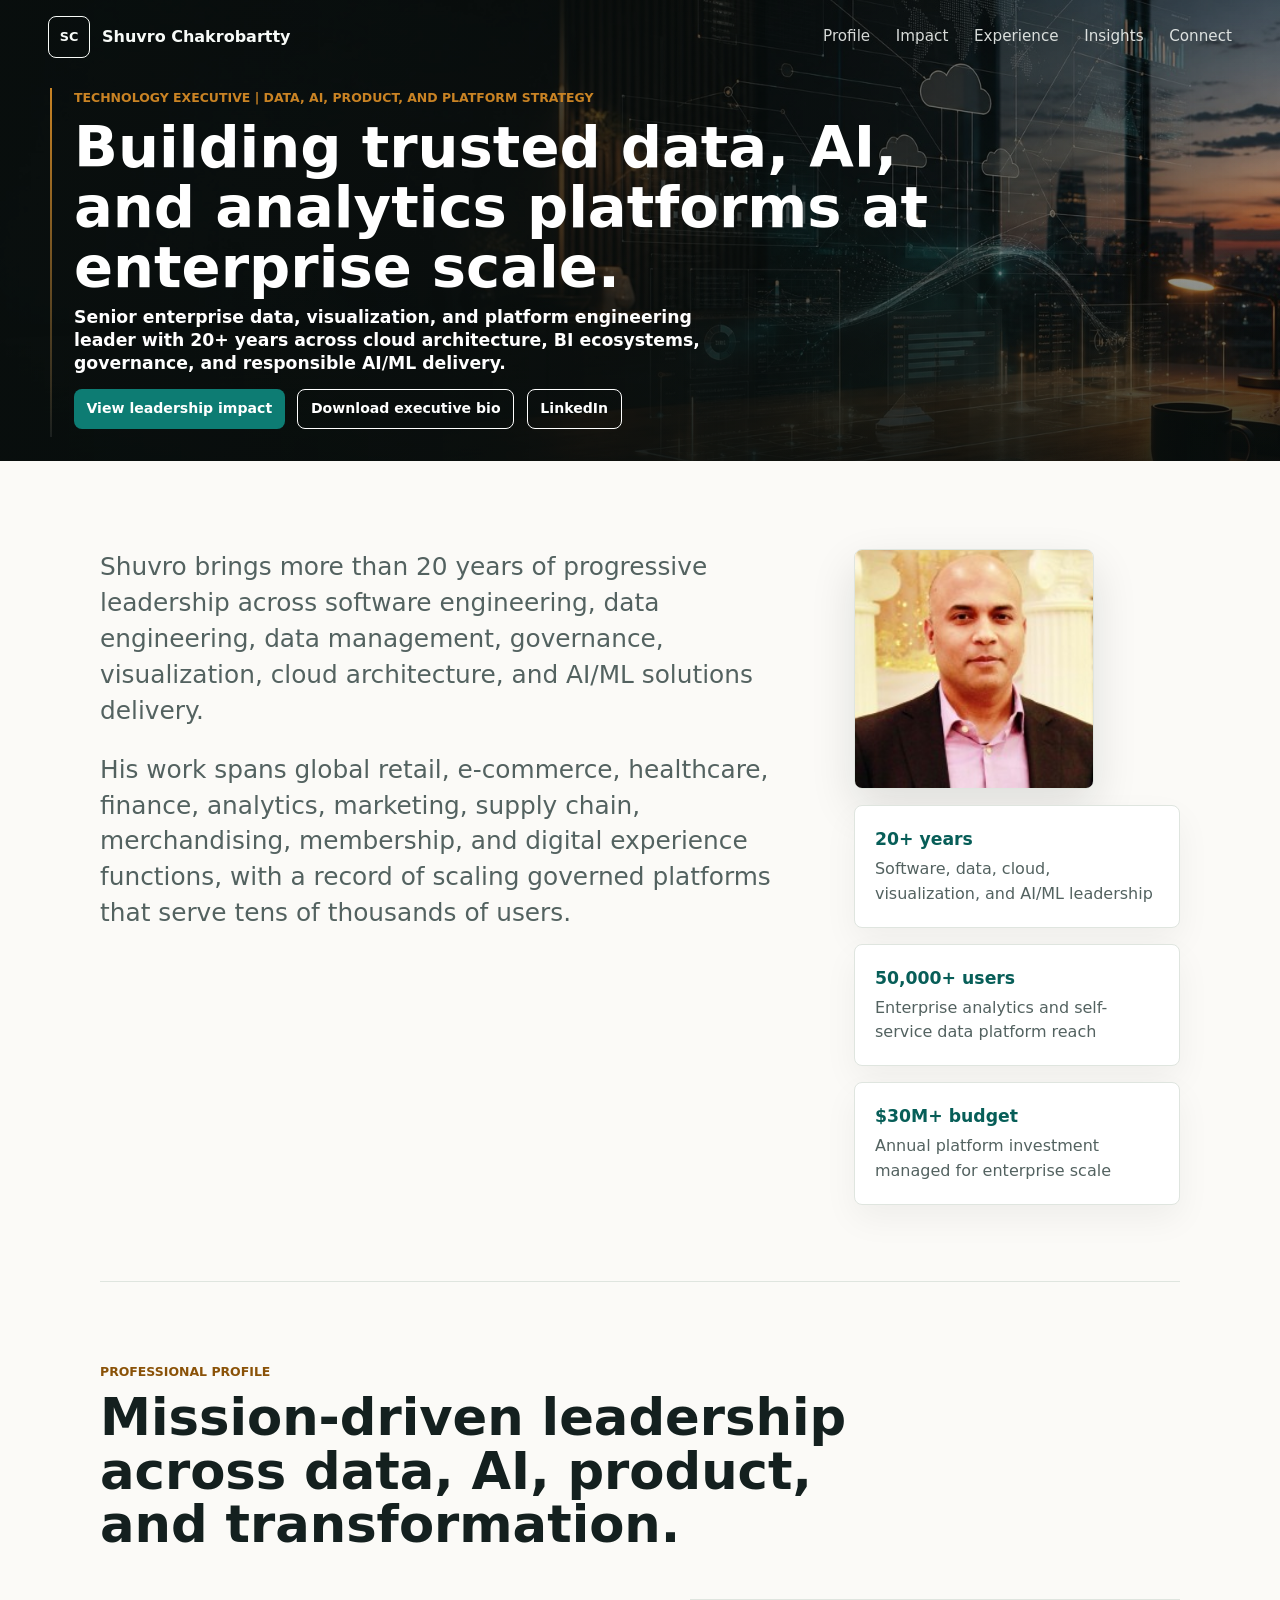
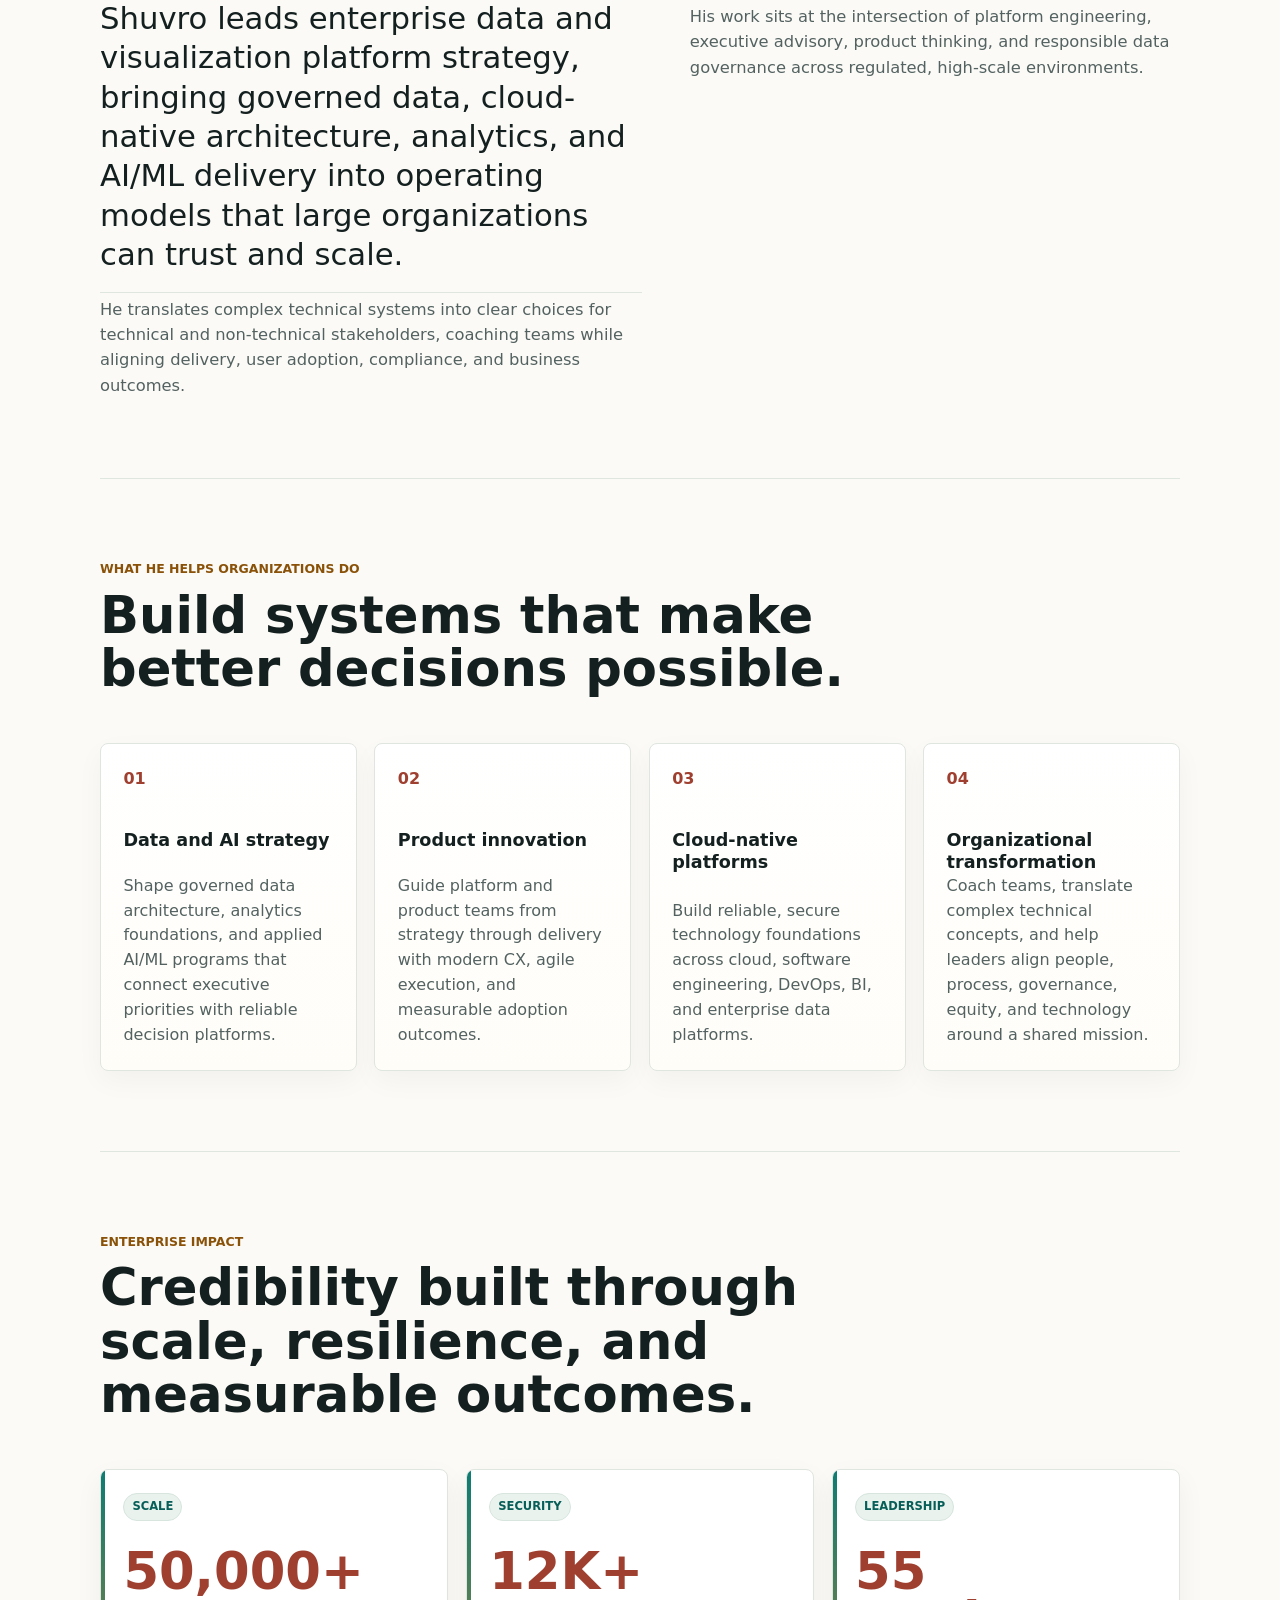
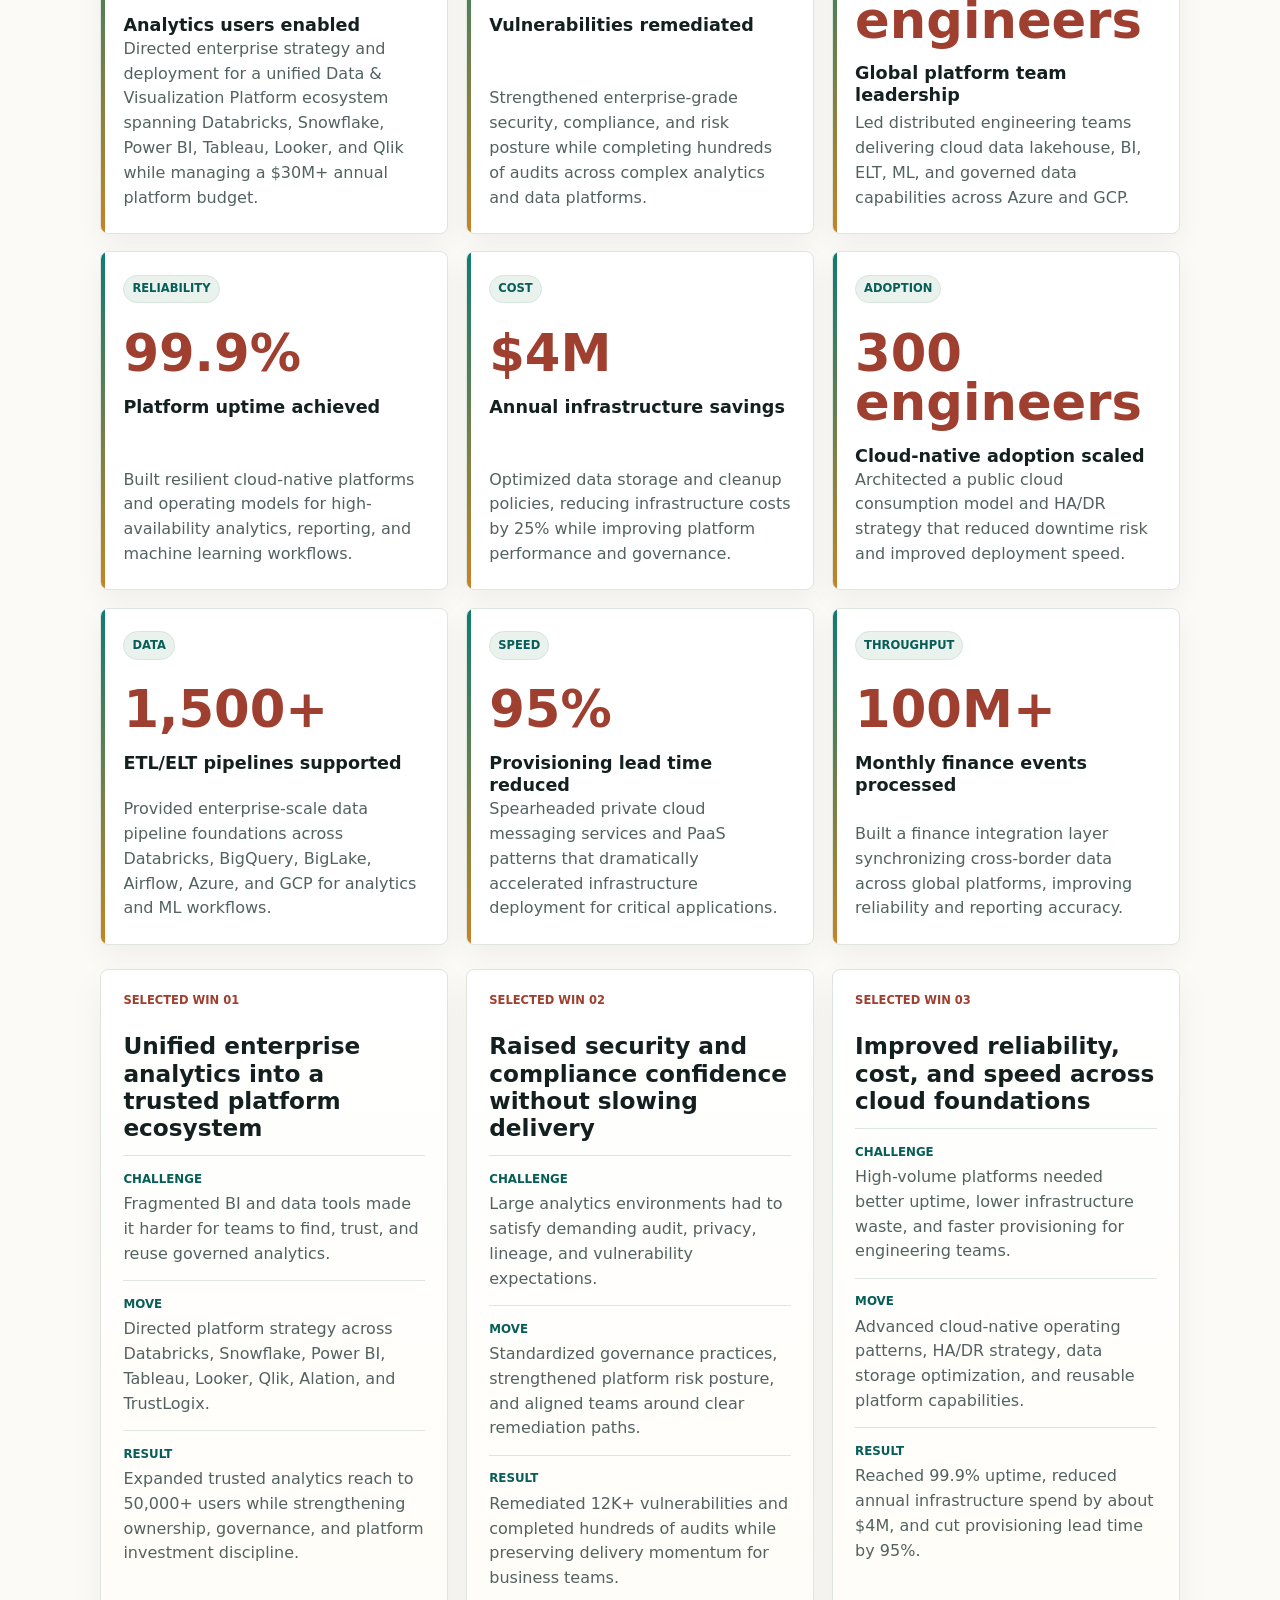
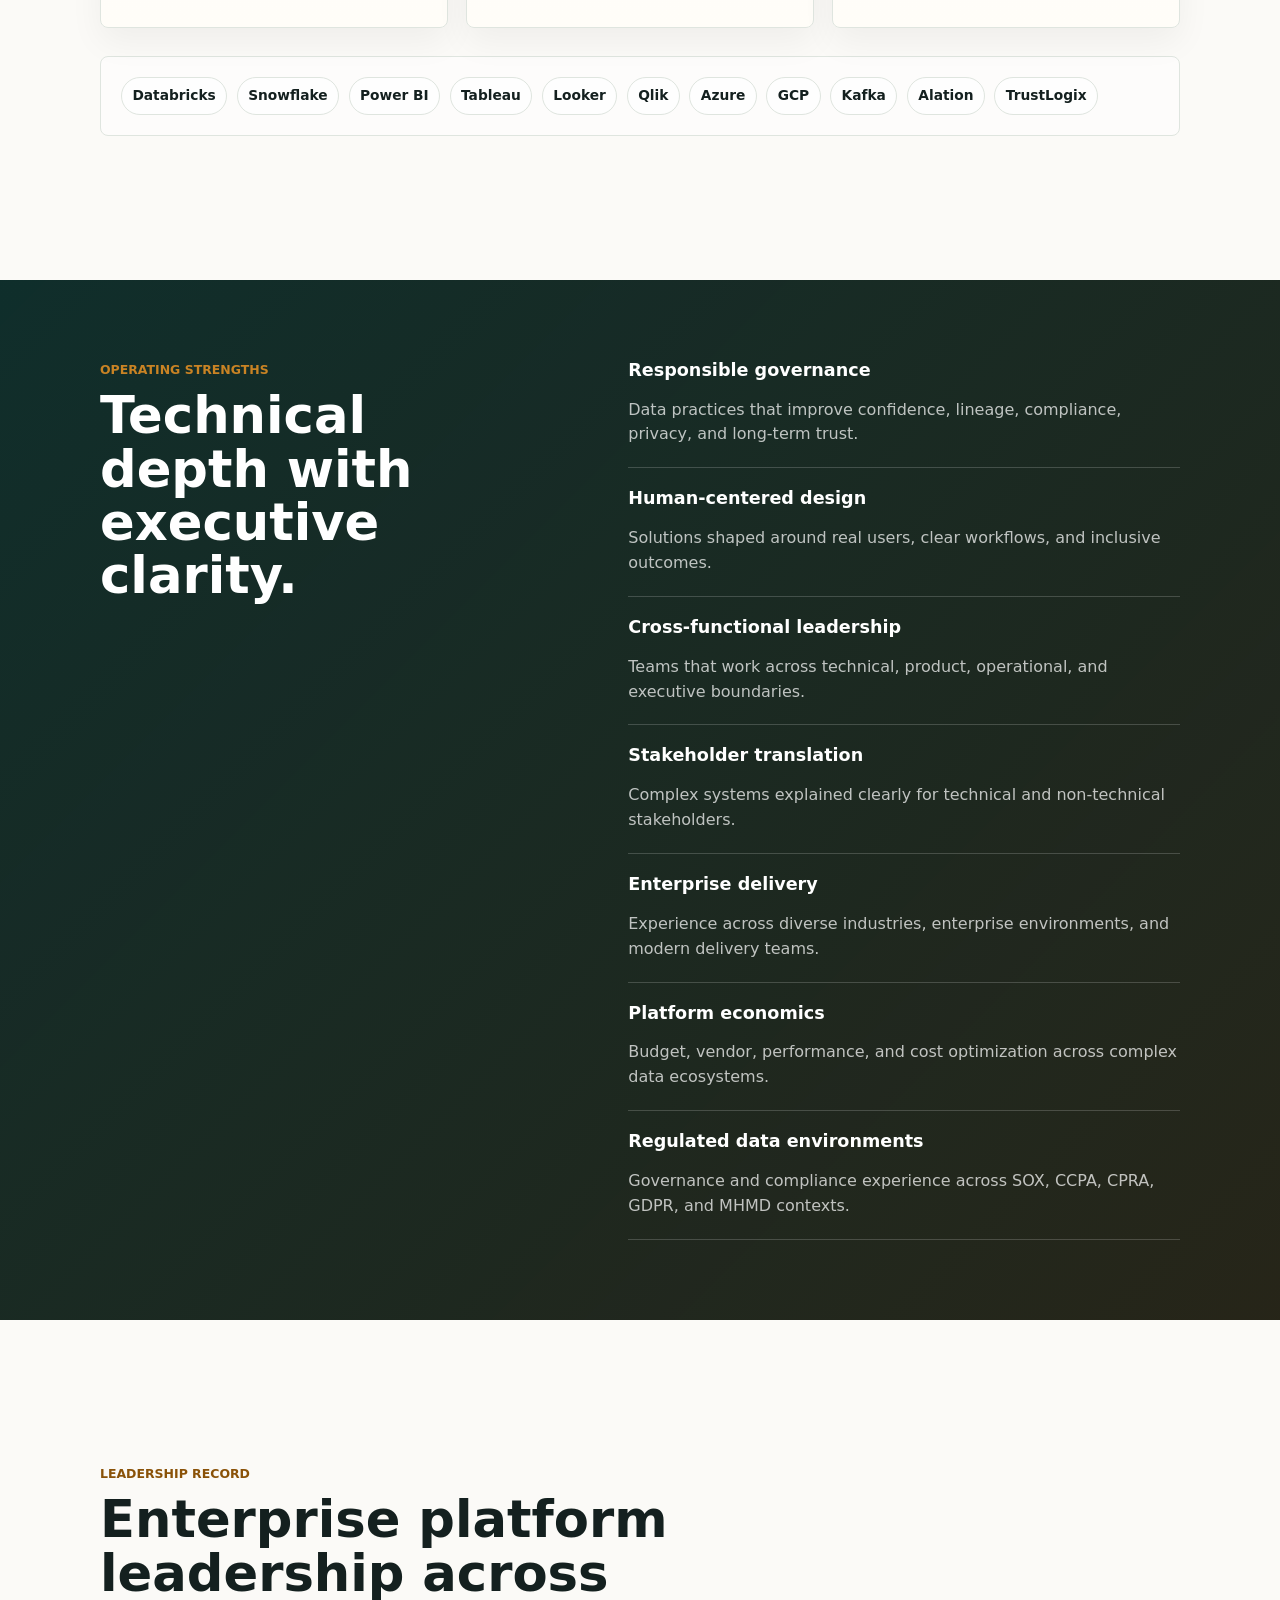
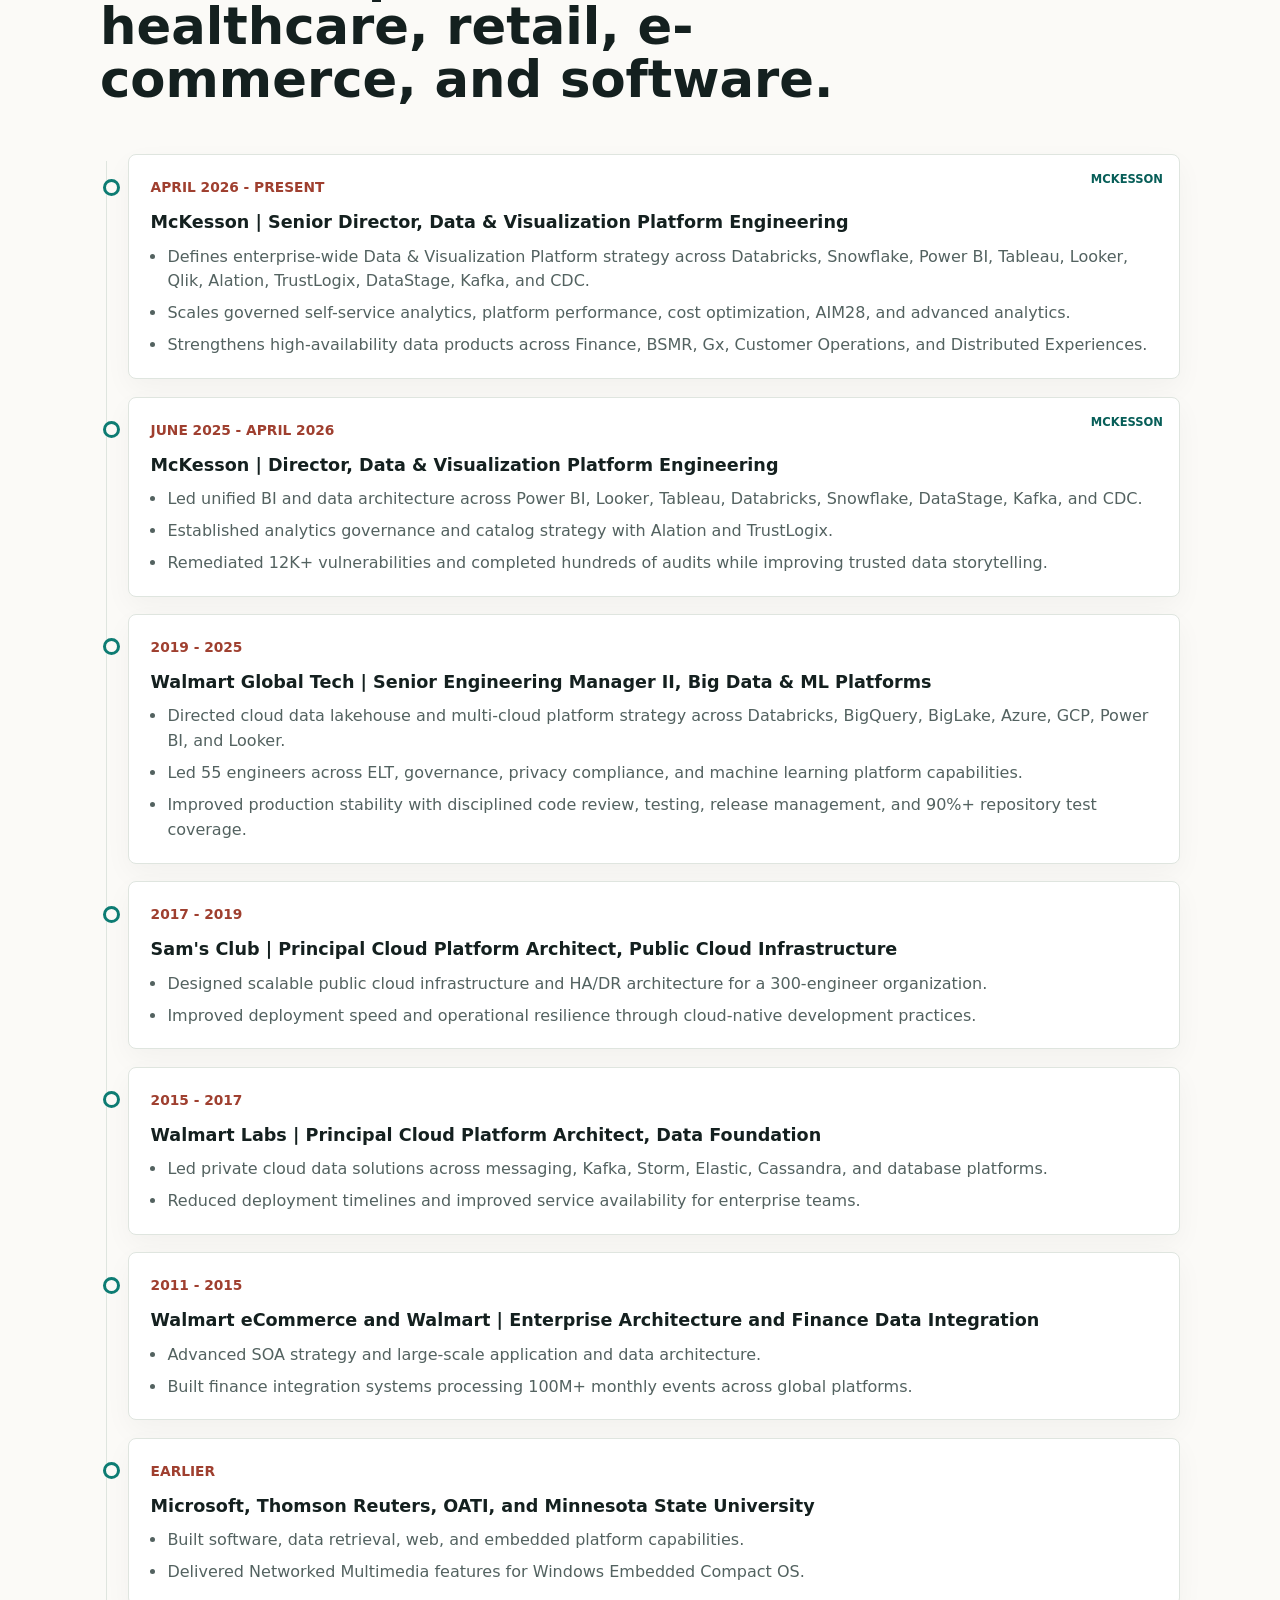
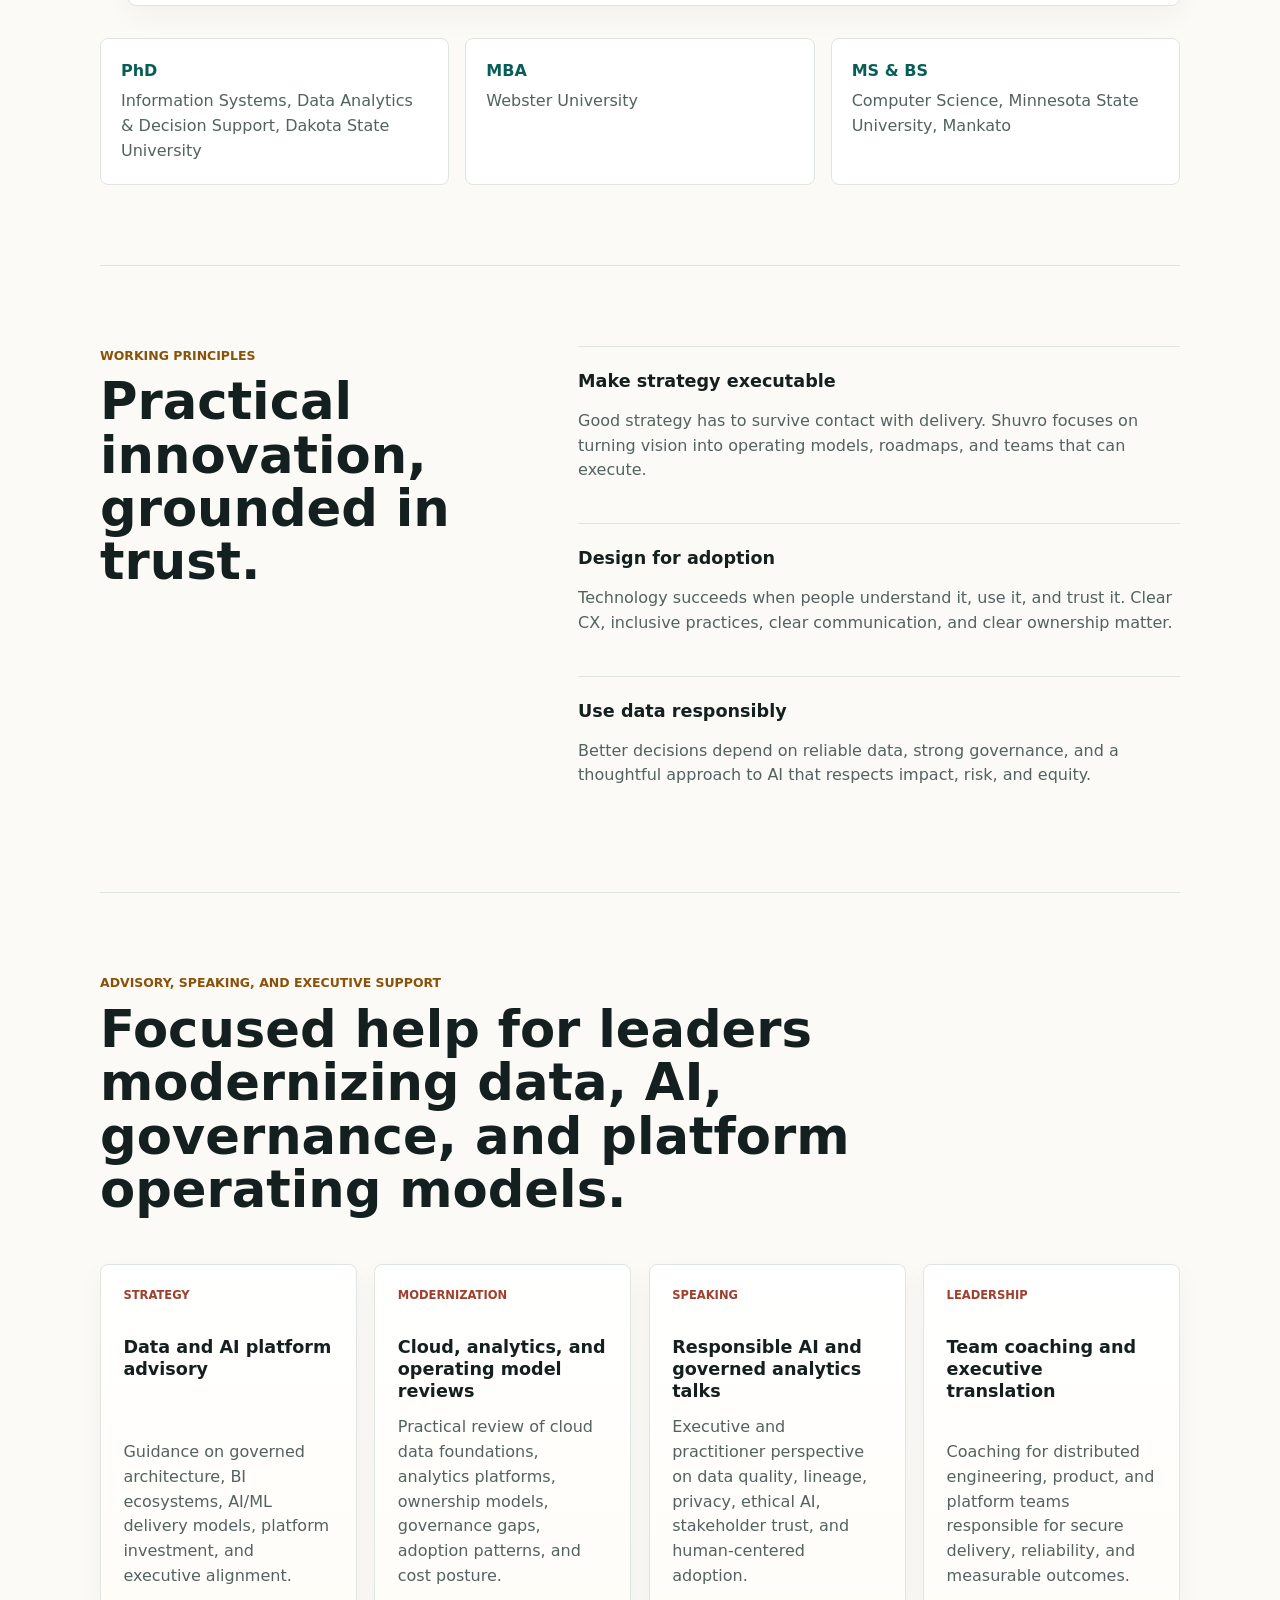
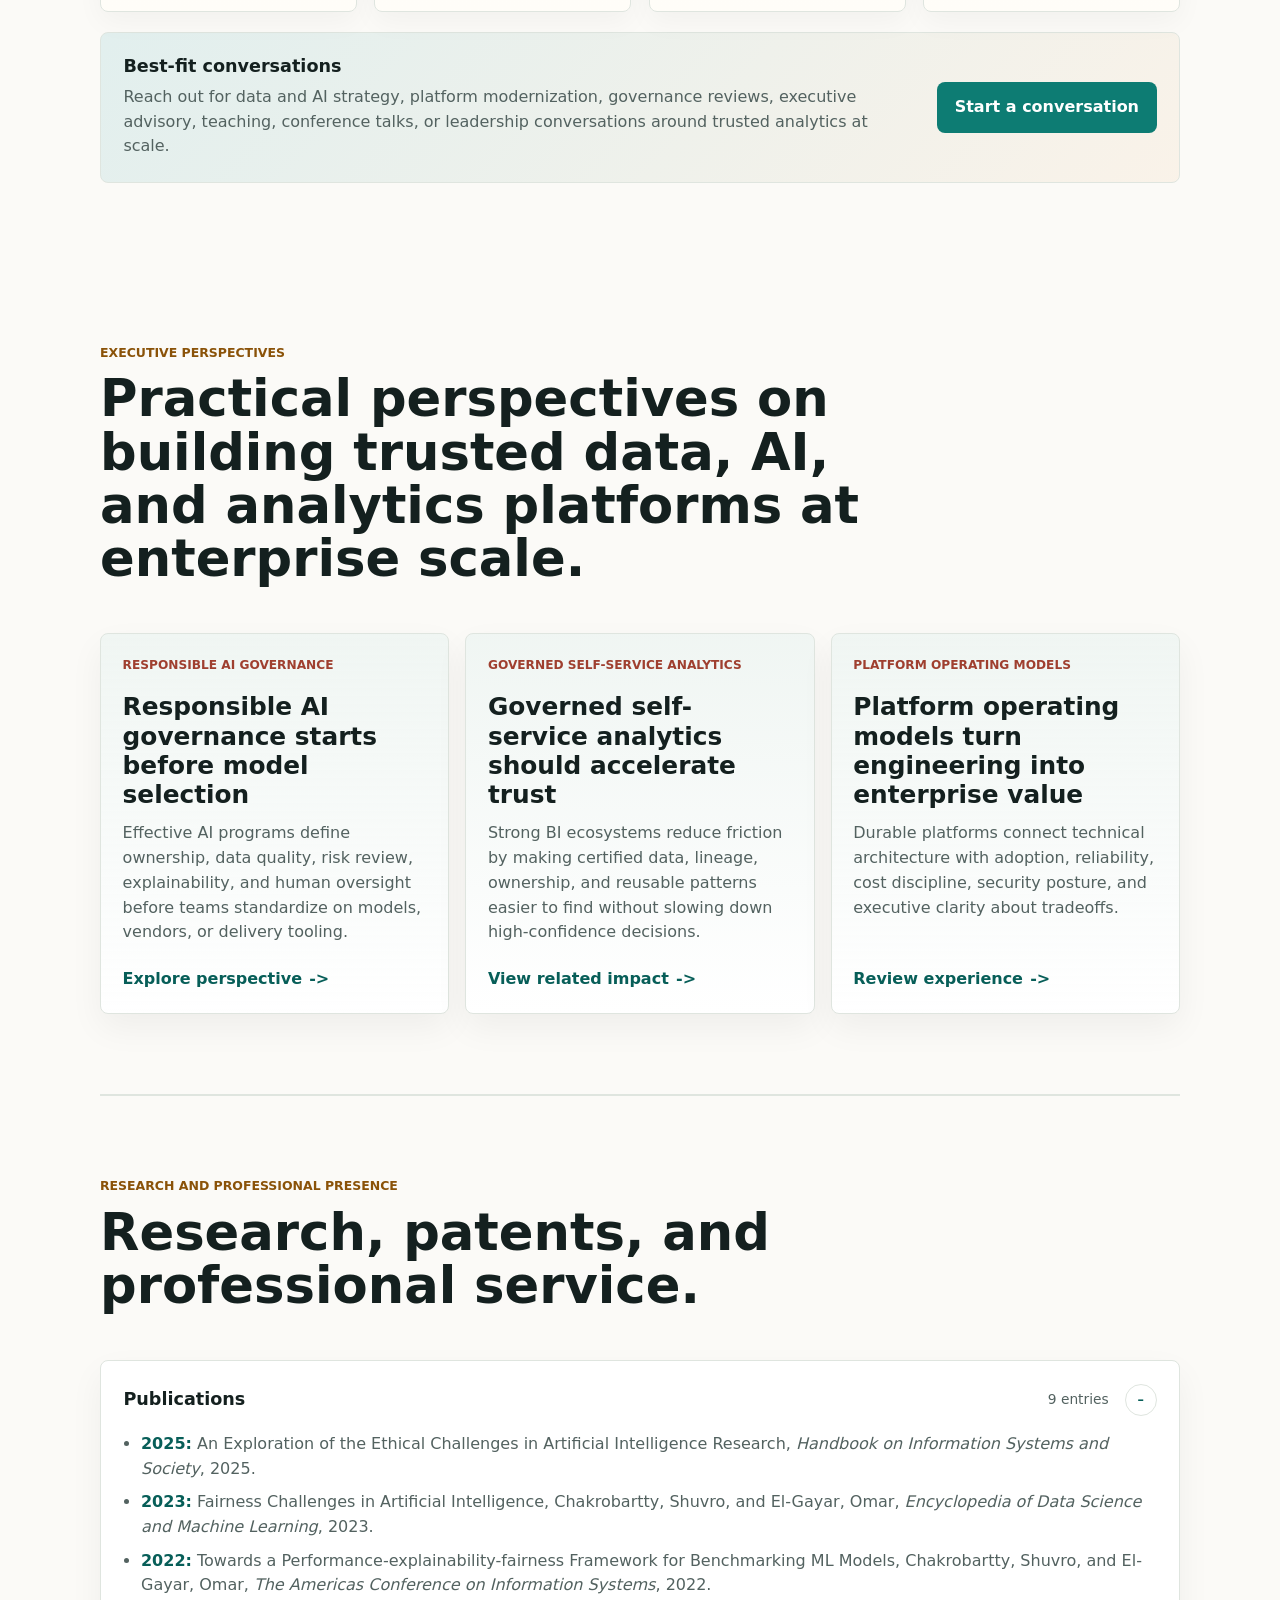
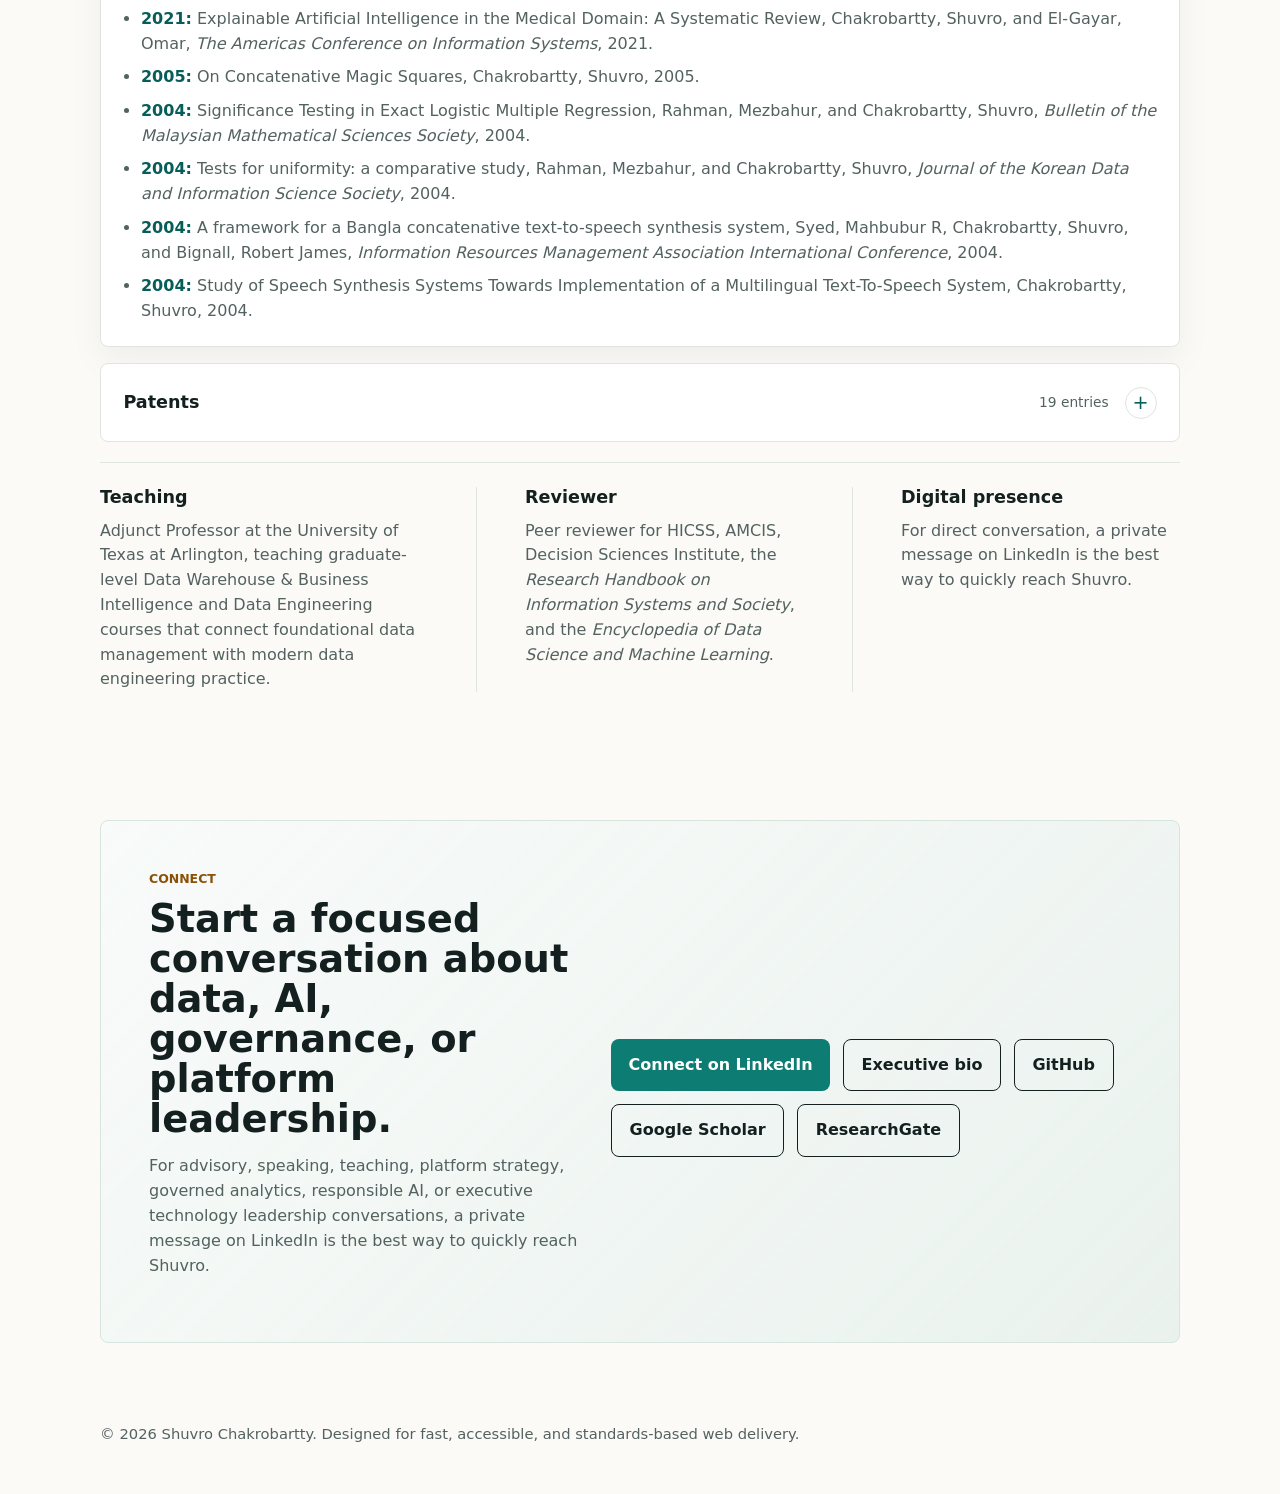
<file: index.html>
<!doctype html>
<html lang="en">
  <head>
    <meta charset="utf-8">
    <meta name="viewport" content="width=device-width, initial-scale=1">
    <meta
      http-equiv="Content-Security-Policy"
      content="default-src 'self'; base-uri 'self'; object-src 'none'; form-action 'none'; frame-src 'none'; script-src 'self' https://www.googletagmanager.com 'sha256-+isbJ6D42oYmWpTyzBT0yEXhmPHLhMnb7ehGX/txTsE='; connect-src 'self' https://*.google-analytics.com https://analytics.google.com https://*.analytics.google.com https://stats.g.doubleclick.net; img-src 'self' data: https://*.google-analytics.com https://www.googletagmanager.com https://*.analytics.google.com https://stats.g.doubleclick.net; style-src 'self'; upgrade-insecure-requests"
    >
    <meta name="referrer" content="strict-origin-when-cross-origin">
    <title>Shuvro Chakrobartty | Enterprise Data, AI &amp; Visualization Platform Leadership</title>
    <meta
      name="description"
      content="Shuvro Chakrobartty is a senior enterprise data, AI, visualization, and platform engineering leader focused on governed analytics, cloud-native data architecture, BI ecosystems, and responsible AI/ML delivery."
    >
    <meta name="author" content="Shuvro Chakrobartty">
    <meta name="robots" content="index, follow, max-image-preview:large">
    <meta name="theme-color" content="#101817">
    <link rel="canonical" href="https://www.shuvro.net/">
    <link rel="alternate" type="application/pdf" href="https://www.shuvro.net/assets/shuvro-chakrobartty-executive-bio.pdf" title="Shuvro Chakrobartty executive bio PDF">
    <meta property="og:title" content="Shuvro Chakrobartty | Enterprise Data, AI &amp; Platform Leadership">
    <meta
      property="og:description"
      content="Senior data, visualization, AI, and platform engineering leader building governed enterprise analytics ecosystems, trusted BI platforms, and cloud-native data products at scale."
    >
    <meta property="og:type" content="website">
    <meta property="og:url" content="https://www.shuvro.net/">
    <meta property="og:site_name" content="Shuvro Chakrobartty">
    <meta property="og:locale" content="en_US">
    <meta property="og:image" content="https://www.shuvro.net/assets/shuvro-hero-executive-platform-1600.jpg">
    <meta property="og:image:width" content="1600">
    <meta property="og:image:height" content="900">
    <meta property="og:image:alt" content="Executive data platform leadership visual for Shuvro Chakrobartty">
    <meta name="twitter:card" content="summary_large_image">
    <meta name="twitter:title" content="Shuvro Chakrobartty | Enterprise Data, AI &amp; Platform Leadership">
    <meta name="twitter:description" content="Senior Director of Data &amp; Visualization Platform Engineering focused on governed analytics, BI ecosystems, AI/ML delivery, and cloud-native enterprise data platforms.">
    <meta name="twitter:image" content="https://www.shuvro.net/assets/shuvro-hero-executive-platform-1600.jpg">
    <meta name="twitter:image:alt" content="Executive data platform leadership visual for Shuvro Chakrobartty">
    <link
      rel="preload"
      as="image"
      href="assets/shuvro-hero-executive-platform-1600.jpg"
      imagesrcset="assets/shuvro-hero-executive-platform-1024.jpg 1024w, assets/shuvro-hero-executive-platform-1600.jpg 1600w, assets/shuvro-hero-executive-platform.jpg 2048w"
      imagesizes="100vw"
      fetchpriority="high"
    >
    <link rel="icon" href="assets/favicon.svg" type="image/svg+xml">
    <link rel="stylesheet" href="styles.css?v=20260527-fullhero">
    <script src="script.js?v=20260531-security" defer></script>
    <script src="https://www.googletagmanager.com/gtag/js?id=G-0MXMBEN63M" defer></script>
    <script type="application/ld+json">
      {
        "@context": "https://schema.org",
        "@graph": [
          {
            "@type": "WebSite",
            "@id": "https://www.shuvro.net/#website",
            "url": "https://www.shuvro.net/",
            "name": "Shuvro Chakrobartty",
            "inLanguage": "en-US",
            "publisher": {
              "@id": "https://www.shuvro.net/#person"
            }
          },
          {
            "@type": "ProfilePage",
            "@id": "https://www.shuvro.net/#profilepage",
            "url": "https://www.shuvro.net/",
            "name": "Shuvro Chakrobartty | Enterprise Data, AI & Platform Leadership",
            "description": "Executive profile for Shuvro Chakrobartty, a senior enterprise data, AI, visualization, and platform engineering leader.",
            "inLanguage": "en-US",
            "isPartOf": {
              "@id": "https://www.shuvro.net/#website"
            },
            "about": {
              "@id": "https://www.shuvro.net/#person"
            },
            "primaryImageOfPage": {
              "@type": "ImageObject",
              "url": "https://www.shuvro.net/assets/shuvro-hero-executive-platform-1600.jpg",
              "width": 1600,
              "height": 900
            },
            "hasPart": [
              {
                "@type": "CreativeWork",
                "name": "Responsible AI governance starts before model selection",
                "url": "https://www.shuvro.net/#insights",
                "about": "Responsible AI governance",
                "author": {
                  "@id": "https://www.shuvro.net/#person"
                }
              },
              {
                "@type": "CreativeWork",
                "name": "Governed self-service analytics should accelerate trust",
                "url": "https://www.shuvro.net/#insights",
                "about": "Governed analytics",
                "author": {
                  "@id": "https://www.shuvro.net/#person"
                }
              },
              {
                "@type": "CreativeWork",
                "name": "Platform operating models turn engineering into enterprise value",
                "url": "https://www.shuvro.net/#insights",
                "about": "Platform leadership",
                "author": {
                  "@id": "https://www.shuvro.net/#person"
                }
              }
            ]
          },
          {
            "@type": "Person",
            "@id": "https://www.shuvro.net/#person",
            "name": "Shuvro Chakrobartty",
            "url": "https://www.shuvro.net/",
            "image": {
              "@type": "ImageObject",
              "url": "https://www.shuvro.net/assets/prof_pic.jpg",
              "width": 200,
              "height": 200
            },
            "description": "Senior enterprise data, AI, visualization, and platform engineering leader focused on governed analytics, cloud-native data architecture, BI ecosystems, and responsible AI/ML delivery.",
            "jobTitle": "Senior Director, Data & Visualization Platform Engineering",
            "worksFor": {
              "@type": "Organization",
              "name": "McKesson"
            },
            "hasOccupation": {
              "@type": "Occupation",
              "name": "Technology executive",
              "occupationLocation": {
                "@type": "Country",
                "name": "United States"
              },
              "skills": [
                "Enterprise data platforms",
                "Business intelligence platforms",
                "Data visualization",
                "Data governance",
                "AI/ML delivery",
                "Cloud-native architecture",
                "Platform engineering"
              ]
            },
            "alumniOf": [
              {
                "@type": "CollegeOrUniversity",
                "name": "Dakota State University"
              },
              {
                "@type": "CollegeOrUniversity",
                "name": "Webster University"
              },
              {
                "@type": "CollegeOrUniversity",
                "name": "Minnesota State University, Mankato"
              }
            ],
            "knowsAbout": [
              "Enterprise data platforms",
              "Enterprise data architecture",
              "Data visualization",
              "Business intelligence platforms",
              "Data governance",
              "Analytics governance",
              "Responsible AI",
              "AI/ML platforms",
              "Cloud data lakehouse",
              "Cloud-native architecture",
              "Data engineering",
              "Platform engineering",
              "Executive technology leadership"
            ],
            "sameAs": [
              "https://www.linkedin.com/in/shuvro",
              "https://github.com/chakrs",
              "https://scholar.google.com/citations?user=XAKzoY0AAAAJ",
              "https://www.researchgate.net/profile/Shuvro-Chakrobartty/"
            ]
          }
        ]
      }
    </script>
  </head>
  <body>
    <a class="skip-link" href="#main">Skip to content</a>

    <header class="site-header" data-elevated="false">
      <a class="brand" href="#top" aria-label="Shuvro Chakrobartty home">
        <span class="brand-mark" aria-hidden="true">SC</span>
        <span>Shuvro Chakrobartty</span>
      </a>
      <nav class="nav" id="primary-nav" aria-label="Primary navigation">
        <a href="#profile">Profile</a>
        <a href="#impact">Impact</a>
        <a href="#experience">Experience</a>
        <a href="#insights">Insights</a>
        <a href="#contact">Connect</a>
      </nav>
    </header>

    <main id="main">
      <section class="hero" id="top" aria-labelledby="hero-title">
        <img
          class="hero-image"
          src="assets/shuvro-hero-executive-platform-1600.jpg"
          srcset="assets/shuvro-hero-executive-platform-1024.jpg 1024w, assets/shuvro-hero-executive-platform-1600.jpg 1600w, assets/shuvro-hero-executive-platform.jpg 2048w"
          sizes="100vw"
          alt=""
          aria-hidden="true"
          width="1600"
          height="900"
          decoding="async"
          fetchpriority="high"
        >
        <div class="hero-overlay" aria-hidden="true"></div>
        <div class="hero-content">
          <p class="eyebrow">Technology executive | Data, AI, product, and platform strategy</p>
          <h1 id="hero-title">Building trusted data, AI, and analytics platforms at enterprise scale.</h1>
          <p class="hero-role">Senior enterprise data, visualization, and platform engineering leader with 20+ years across cloud architecture, BI ecosystems, governance, and responsible AI/ML delivery.</p>
          <div class="hero-actions" aria-label="Primary links">
            <a class="button button-primary" href="#impact">View leadership impact</a>
            <a class="button button-secondary" href="assets/shuvro-chakrobartty-executive-bio.pdf" target="_blank" rel="noopener noreferrer">Download executive bio</a>
            <a class="button button-secondary" href="https://www.linkedin.com/in/shuvro" target="_blank" rel="me noopener noreferrer">LinkedIn</a>
          </div>
        </div>
      </section>

      <section class="intro-section" aria-label="Professional summary">
        <div class="intro">
          <p>
            Shuvro brings more than 20 years of progressive leadership across
            software engineering, data engineering, data management, governance,
            visualization, cloud architecture, and AI/ML solutions delivery.
          </p>
          <p>
            His work spans global retail, e-commerce, healthcare, finance,
            analytics, marketing, supply chain, merchandising, membership, and
            digital experience functions, with a record of scaling governed
            platforms that serve tens of thousands of users.
          </p>
        </div>
        <aside class="intro-aside" aria-label="Professional portrait and highlights">
          <img
            class="profile-photo"
            src="assets/prof_pic.jpg"
            alt="Shuvro Chakrobartty"
            width="200"
            height="200"
            loading="lazy"
            decoding="async"
          >
          <dl class="quick-facts">
            <div>
              <dt>20+ years</dt>
              <dd>Software, data, cloud, visualization, and AI/ML leadership</dd>
            </div>
            <div>
              <dt>50,000+ users</dt>
              <dd>Enterprise analytics and self-service data platform reach</dd>
            </div>
            <div>
              <dt>$30M+ budget</dt>
              <dd>Annual platform investment managed for enterprise scale</dd>
            </div>
          </dl>
        </aside>
      </section>

      <section class="section profile-section" id="profile" aria-labelledby="profile-title">
        <div class="section-heading">
          <p class="eyebrow">Professional profile</p>
          <h2 id="profile-title">Mission-driven leadership across data, AI, product, and transformation.</h2>
        </div>
        <div class="profile-copy">
          <p>
            Shuvro leads enterprise data and visualization platform strategy,
            bringing governed data, cloud-native architecture, analytics, and
            AI/ML delivery into operating models that large organizations can
            trust and scale.
          </p>
          <p>
            His work sits at the intersection of platform engineering,
            executive advisory, product thinking, and responsible data
            governance across regulated, high-scale environments.
          </p>
          <p>
            He translates complex technical systems into clear choices for
            technical and non-technical stakeholders, coaching teams while
            aligning delivery, user adoption, compliance, and business outcomes.
          </p>
        </div>
      </section>

      <section class="section" id="work" aria-labelledby="work-title">
        <div class="section-heading">
          <p class="eyebrow">What he helps organizations do</p>
          <h2 id="work-title">Build systems that make better decisions possible.</h2>
        </div>
        <div class="feature-grid">
          <article class="feature-card">
            <span class="card-index">01</span>
            <h3>Data and AI strategy</h3>
            <p>
              Shape governed data architecture, analytics foundations, and
              applied AI/ML programs that connect executive priorities with
              reliable decision platforms.
            </p>
          </article>
          <article class="feature-card">
            <span class="card-index">02</span>
            <h3>Product innovation</h3>
            <p>
              Guide platform and product teams from strategy through delivery
              with modern CX, agile execution, and measurable adoption outcomes.
            </p>
          </article>
          <article class="feature-card">
            <span class="card-index">03</span>
            <h3>Cloud-native platforms</h3>
            <p>
              Build reliable, secure technology foundations across cloud,
              software engineering, DevOps, BI, and enterprise data platforms.
            </p>
          </article>
          <article class="feature-card">
            <span class="card-index">04</span>
            <h3>Organizational transformation</h3>
            <p>
              Coach teams, translate complex technical concepts, and help leaders
              align people, process, governance, equity, and technology around a shared mission.
            </p>
          </article>
        </div>
      </section>

      <section class="section impact-section" id="impact" aria-labelledby="impact-title">
        <div class="section-heading">
          <p class="eyebrow">Enterprise impact</p>
          <h2 id="impact-title">Credibility built through scale, resilience, and measurable outcomes.</h2>
        </div>
        <div class="impact-grid">
          <article class="impact-card" data-impact="Scale">
            <span>50,000+</span>
            <h3>Analytics users enabled</h3>
            <p>
              Directed enterprise strategy and deployment for a unified Data &amp;
              Visualization Platform ecosystem spanning Databricks, Snowflake,
              Power BI, Tableau, Looker, and Qlik while managing a $30M+
              annual platform budget.
            </p>
          </article>
          <article class="impact-card" data-impact="Security">
            <span>12K+</span>
            <h3>Vulnerabilities remediated</h3>
            <p>
              Strengthened enterprise-grade security, compliance, and risk
              posture while completing hundreds of audits across complex
              analytics and data platforms.
            </p>
          </article>
          <article class="impact-card" data-impact="Leadership">
            <span>55 engineers</span>
            <h3>Global platform team leadership</h3>
            <p>
              Led distributed engineering teams delivering cloud data lakehouse,
              BI, ELT, ML, and governed data capabilities across Azure and GCP.
            </p>
          </article>
          <article class="impact-card" data-impact="Reliability">
            <span>99.9%</span>
            <h3>Platform uptime achieved</h3>
            <p>
              Built resilient cloud-native platforms and operating models for
              high-availability analytics, reporting, and machine learning
              workflows.
            </p>
          </article>
          <article class="impact-card" data-impact="Cost">
            <span>$4M</span>
            <h3>Annual infrastructure savings</h3>
            <p>
              Optimized data storage and cleanup policies, reducing
              infrastructure costs by 25% while improving platform performance
              and governance.
            </p>
          </article>
          <article class="impact-card" data-impact="Adoption">
            <span>300 engineers</span>
            <h3>Cloud-native adoption scaled</h3>
            <p>
              Architected a public cloud consumption model and HA/DR strategy
              that reduced downtime risk and improved deployment speed.
            </p>
          </article>
          <article class="impact-card" data-impact="Data">
            <span>1,500+</span>
            <h3>ETL/ELT pipelines supported</h3>
            <p>
              Provided enterprise-scale data pipeline foundations across
              Databricks, BigQuery, BigLake, Airflow, Azure, and GCP for
              analytics and ML workflows.
            </p>
          </article>
          <article class="impact-card" data-impact="Speed">
            <span>95%</span>
            <h3>Provisioning lead time reduced</h3>
            <p>
              Spearheaded private cloud messaging services and PaaS patterns
              that dramatically accelerated infrastructure deployment for
              critical applications.
            </p>
          </article>
          <article class="impact-card" data-impact="Throughput">
            <span>100M+</span>
            <h3>Monthly finance events processed</h3>
            <p>
              Built a finance integration layer synchronizing cross-border data
              across global platforms, improving reliability and reporting
              accuracy.
            </p>
          </article>
        </div>
        <div class="impact-stories" aria-label="Selected platform outcome stories">
          <article>
            <span>Selected win 01</span>
            <h3>Unified enterprise analytics into a trusted platform ecosystem</h3>
            <dl>
              <div>
                <dt>Challenge</dt>
                <dd>Fragmented BI and data tools made it harder for teams to find, trust, and reuse governed analytics.</dd>
              </div>
              <div>
                <dt>Move</dt>
                <dd>Directed platform strategy across Databricks, Snowflake, Power BI, Tableau, Looker, Qlik, Alation, and TrustLogix.</dd>
              </div>
              <div>
                <dt>Result</dt>
                <dd>Expanded trusted analytics reach to 50,000+ users while strengthening ownership, governance, and platform investment discipline.</dd>
              </div>
            </dl>
          </article>
          <article>
            <span>Selected win 02</span>
            <h3>Raised security and compliance confidence without slowing delivery</h3>
            <dl>
              <div>
                <dt>Challenge</dt>
                <dd>Large analytics environments had to satisfy demanding audit, privacy, lineage, and vulnerability expectations.</dd>
              </div>
              <div>
                <dt>Move</dt>
                <dd>Standardized governance practices, strengthened platform risk posture, and aligned teams around clear remediation paths.</dd>
              </div>
              <div>
                <dt>Result</dt>
                <dd>Remediated 12K+ vulnerabilities and completed hundreds of audits while preserving delivery momentum for business teams.</dd>
              </div>
            </dl>
          </article>
          <article>
            <span>Selected win 03</span>
            <h3>Improved reliability, cost, and speed across cloud foundations</h3>
            <dl>
              <div>
                <dt>Challenge</dt>
                <dd>High-volume platforms needed better uptime, lower infrastructure waste, and faster provisioning for engineering teams.</dd>
              </div>
              <div>
                <dt>Move</dt>
                <dd>Advanced cloud-native operating patterns, HA/DR strategy, data storage optimization, and reusable platform capabilities.</dd>
              </div>
              <div>
                <dt>Result</dt>
                <dd>Reached 99.9% uptime, reduced annual infrastructure spend by about $4M, and cut provisioning lead time by 95%.</dd>
              </div>
            </dl>
          </article>
        </div>
        <div class="tech-strip" aria-label="Platform technology ecosystem">
          <span>Databricks</span>
          <span>Snowflake</span>
          <span>Power BI</span>
          <span>Tableau</span>
          <span>Looker</span>
          <span>Qlik</span>
          <span>Azure</span>
          <span>GCP</span>
          <span>Kafka</span>
          <span>Alation</span>
          <span>TrustLogix</span>
        </div>
      </section>

      <section class="band" id="strengths" aria-labelledby="strengths-title">
        <div class="band-content">
          <div>
            <p class="eyebrow">Operating strengths</p>
            <h2 id="strengths-title">Technical depth with executive clarity.</h2>
          </div>
          <div class="strength-list">
            <div>
              <h3>Responsible governance</h3>
              <p>Data practices that improve confidence, lineage, compliance, privacy, and long-term trust.</p>
            </div>
            <div>
              <h3>Human-centered design</h3>
              <p>Solutions shaped around real users, clear workflows, and inclusive outcomes.</p>
            </div>
            <div>
              <h3>Cross-functional leadership</h3>
              <p>Teams that work across technical, product, operational, and executive boundaries.</p>
            </div>
            <div>
              <h3>Stakeholder translation</h3>
              <p>Complex systems explained clearly for technical and non-technical stakeholders.</p>
            </div>
            <div>
              <h3>Enterprise delivery</h3>
              <p>Experience across diverse industries, enterprise environments, and modern delivery teams.</p>
            </div>
            <div>
              <h3>Platform economics</h3>
              <p>Budget, vendor, performance, and cost optimization across complex data ecosystems.</p>
            </div>
            <div>
              <h3>Regulated data environments</h3>
              <p>Governance and compliance experience across SOX, CCPA, CPRA, GDPR, and MHMD contexts.</p>
            </div>
          </div>
        </div>
      </section>

      <section class="section experience-section" id="experience" aria-labelledby="experience-title">
        <div class="section-heading">
          <p class="eyebrow">Leadership record</p>
          <h2 id="experience-title">Enterprise platform leadership across healthcare, retail, e-commerce, and software.</h2>
        </div>
        <div class="experience-grid experience-timeline">
          <article class="experience-current">
            <span>April 2026 - Present</span>
            <h3>McKesson | Senior Director, Data &amp; Visualization Platform Engineering</h3>
            <ul>
              <li>Defines enterprise-wide Data &amp; Visualization Platform strategy across Databricks, Snowflake, Power BI, Tableau, Looker, Qlik, Alation, TrustLogix, DataStage, Kafka, and CDC.</li>
              <li>Scales governed self-service analytics, platform performance, cost optimization, AIM28, and advanced analytics.</li>
              <li>Strengthens high-availability data products across Finance, BSMR, Gx, Customer Operations, and Distributed Experiences.</li>
            </ul>
          </article>
          <article class="experience-mckesson">
            <span>June 2025 - April 2026</span>
            <h3>McKesson | Director, Data &amp; Visualization Platform Engineering</h3>
            <ul>
              <li>Led unified BI and data architecture across Power BI, Looker, Tableau, Databricks, Snowflake, DataStage, Kafka, and CDC.</li>
              <li>Established analytics governance and catalog strategy with Alation and TrustLogix.</li>
              <li>Remediated 12K+ vulnerabilities and completed hundreds of audits while improving trusted data storytelling.</li>
            </ul>
          </article>
          <article>
            <span>2019 - 2025</span>
            <h3>Walmart Global Tech | Senior Engineering Manager II, Big Data &amp; ML Platforms</h3>
            <ul>
              <li>Directed cloud data lakehouse and multi-cloud platform strategy across Databricks, BigQuery, BigLake, Azure, GCP, Power BI, and Looker.</li>
              <li>Led 55 engineers across ELT, governance, privacy compliance, and machine learning platform capabilities.</li>
              <li>Improved production stability with disciplined code review, testing, release management, and 90%+ repository test coverage.</li>
            </ul>
          </article>
          <article>
            <span>2017 - 2019</span>
            <h3>Sam's Club | Principal Cloud Platform Architect, Public Cloud Infrastructure</h3>
            <ul>
              <li>Designed scalable public cloud infrastructure and HA/DR architecture for a 300-engineer organization.</li>
              <li>Improved deployment speed and operational resilience through cloud-native development practices.</li>
            </ul>
          </article>
          <article>
            <span>2015 - 2017</span>
            <h3>Walmart Labs | Principal Cloud Platform Architect, Data Foundation</h3>
            <ul>
              <li>Led private cloud data solutions across messaging, Kafka, Storm, Elastic, Cassandra, and database platforms.</li>
              <li>Reduced deployment timelines and improved service availability for enterprise teams.</li>
            </ul>
          </article>
          <article>
            <span>2011 - 2015</span>
            <h3>Walmart eCommerce and Walmart | Enterprise Architecture and Finance Data Integration</h3>
            <ul>
              <li>Advanced SOA strategy and large-scale application and data architecture.</li>
              <li>Built finance integration systems processing 100M+ monthly events across global platforms.</li>
            </ul>
          </article>
          <article>
            <span>Earlier</span>
            <h3>Microsoft, Thomson Reuters, OATI, and Minnesota State University</h3>
            <ul>
              <li>Built software, data retrieval, web, and embedded platform capabilities.</li>
              <li>Delivered Networked Multimedia features for Windows Embedded Compact OS.</li>
            </ul>
          </article>
        </div>
        <div class="credential-strip" aria-label="Education credentials">
          <div>
            <span>PhD</span>
            <p>Information Systems, Data Analytics &amp; Decision Support, Dakota State University</p>
          </div>
          <div>
            <span>MBA</span>
            <p>Webster University</p>
          </div>
          <div>
            <span>MS &amp; BS</span>
            <p>Computer Science, Minnesota State University, Mankato</p>
          </div>
        </div>
      </section>

      <section class="section split" id="principles" aria-labelledby="principles-title">
        <div class="section-heading">
          <p class="eyebrow">Working principles</p>
          <h2 id="principles-title">Practical innovation, grounded in trust.</h2>
        </div>
        <div class="principles">
          <article>
            <h3>Make strategy executable</h3>
            <p>
              Good strategy has to survive contact with delivery. Shuvro focuses
              on turning vision into operating models, roadmaps, and teams that can execute.
            </p>
          </article>
          <article>
            <h3>Design for adoption</h3>
            <p>
              Technology succeeds when people understand it, use it, and trust it.
              Clear CX, inclusive practices, clear communication, and clear ownership matter.
            </p>
          </article>
          <article>
            <h3>Use data responsibly</h3>
            <p>
              Better decisions depend on reliable data, strong governance, and
              a thoughtful approach to AI that respects impact, risk, and equity.
            </p>
          </article>
        </div>
      </section>

      <section class="section advisory-section" id="advisory" aria-labelledby="advisory-title">
        <div class="section-heading">
          <p class="eyebrow">Advisory, speaking, and executive support</p>
          <h2 id="advisory-title">Focused help for leaders modernizing data, AI, governance, and platform operating models.</h2>
        </div>
        <div class="advisory-grid">
          <article>
            <span>Strategy</span>
            <h3>Data and AI platform advisory</h3>
            <p>
              Guidance on governed architecture, BI ecosystems, AI/ML delivery
              models, platform investment, and executive alignment.
            </p>
          </article>
          <article>
            <span>Modernization</span>
            <h3>Cloud, analytics, and operating model reviews</h3>
            <p>
              Practical review of cloud data foundations, analytics platforms,
              ownership models, governance gaps, adoption patterns, and cost posture.
            </p>
          </article>
          <article>
            <span>Speaking</span>
            <h3>Responsible AI and governed analytics talks</h3>
            <p>
              Executive and practitioner perspective on data quality, lineage,
              privacy, ethical AI, stakeholder trust, and human-centered adoption.
            </p>
          </article>
          <article>
            <span>Leadership</span>
            <h3>Team coaching and executive translation</h3>
            <p>
              Coaching for distributed engineering, product, and platform teams
              responsible for secure delivery, reliability, and measurable outcomes.
            </p>
          </article>
        </div>
        <div class="advisory-cta" aria-label="Advisory engagement options">
          <div>
            <h3>Best-fit conversations</h3>
            <p>
              Reach out for data and AI strategy, platform modernization,
              governance reviews, executive advisory, teaching, conference talks,
              or leadership conversations around trusted analytics at scale.
            </p>
          </div>
          <a class="button button-primary" href="https://www.linkedin.com/in/shuvro" target="_blank" rel="me noopener noreferrer">Start a conversation</a>
        </div>
      </section>

      <section class="section insights-section" id="insights" aria-labelledby="insights-title">
        <div class="section-heading">
          <p class="eyebrow">Executive perspectives</p>
          <h2 id="insights-title">Practical perspectives on building trusted data, AI, and analytics platforms at enterprise scale.</h2>
        </div>
        <div class="insights-grid">
          <article>
            <span>Responsible AI governance</span>
            <h3>Responsible AI governance starts before model selection</h3>
            <p>
              Effective AI programs define ownership, data quality, risk review,
              explainability, and human oversight before teams standardize on
              models, vendors, or delivery tooling.
            </p>
            <a href="#advisory" aria-label="Explore responsible AI advisory perspective">Explore perspective</a>
          </article>
          <article>
            <span>Governed self-service analytics</span>
            <h3>Governed self-service analytics should accelerate trust</h3>
            <p>
              Strong BI ecosystems reduce friction by making certified data,
              lineage, ownership, and reusable patterns easier to find without
              slowing down high-confidence decisions.
            </p>
            <a href="#impact" aria-label="View governed analytics impact examples">View related impact</a>
          </article>
          <article>
            <span>Platform operating models</span>
            <h3>Platform operating models turn engineering into enterprise value</h3>
            <p>
              Durable platforms connect technical architecture with adoption,
              reliability, cost discipline, security posture, and executive
              clarity about tradeoffs.
            </p>
            <a href="#experience" aria-label="Review platform leadership experience">Review experience</a>
          </article>
        </div>
      </section>

      <section class="section research-section" id="research" aria-labelledby="research-title">
        <div class="section-heading">
          <p class="eyebrow">Research and professional presence</p>
          <h2 id="research-title">Research, patents, and professional service.</h2>
        </div>
        <div class="research-grid" aria-label="Research, patents, and professional service details">
          <details class="research-card research-card-wide" open>
            <summary>
              <span>Publications</span>
              <small>9 entries</small>
            </summary>
            <ul>
              <li><strong>2025:</strong> An Exploration of the Ethical Challenges in Artificial Intelligence Research, <em>Handbook on Information Systems and Society</em>, 2025.</li>
              <li><strong>2023:</strong> Fairness Challenges in Artificial Intelligence, Chakrobartty, Shuvro, and El-Gayar, Omar, <em>Encyclopedia of Data Science and Machine Learning</em>, 2023.</li>
              <li><strong>2022:</strong> Towards a Performance-explainability-fairness Framework for Benchmarking ML Models, Chakrobartty, Shuvro, and El-Gayar, Omar, <em>The Americas Conference on Information Systems</em>, 2022.</li>
              <li><strong>2021:</strong> Explainable Artificial Intelligence in the Medical Domain: A Systematic Review, Chakrobartty, Shuvro, and El-Gayar, Omar, <em>The Americas Conference on Information Systems</em>, 2021.</li>
              <li><strong>2005:</strong> On Concatenative Magic Squares, Chakrobartty, Shuvro, 2005.</li>
              <li><strong>2004:</strong> Significance Testing in Exact Logistic Multiple Regression, Rahman, Mezbahur, and Chakrobartty, Shuvro, <em>Bulletin of the Malaysian Mathematical Sciences Society</em>, 2004.</li>
              <li><strong>2004:</strong> Tests for uniformity: a comparative study, Rahman, Mezbahur, and Chakrobartty, Shuvro, <em>Journal of the Korean Data and Information Science Society</em>, 2004.</li>
              <li><strong>2004:</strong> A framework for a Bangla concatenative text-to-speech synthesis system, Syed, Mahbubur R, Chakrobartty, Shuvro, and Bignall, Robert James, <em>Information Resources Management Association International Conference</em>, 2004.</li>
              <li><strong>2004:</strong> Study of Speech Synthesis Systems Towards Implementation of a Multilingual Text-To-Speech System, Chakrobartty, Shuvro, 2004.</li>
            </ul>
          </details>
          <details class="research-card research-card-wide">
            <summary>
              <span>Patents</span>
              <small>19 entries</small>
            </summary>
            <ul>
              <li><strong>2024:</strong> Location based register rules, Chakrobartty, Shuvro, Sherrill, Edward, Danda, Gopi Kishore, Michaelsamy, Britto, Rajendran, Prasanna, and Humphrey, John Michael, U.S. Patent 12147959.</li>
              <li><strong>2024:</strong> Apparatus and method of monitoring product placement within a shopping facility, U.S. Patent 12123155.</li>
              <li><strong>2024:</strong> Shopping facility assistance systems, devices and methods, Michael D. Atchley, Donald R. High, Chakrobartty, Shuvro, Kay, Karl, McHale, Brian G., Taylor, Robert C., Thompson, John P., Welch, Eric E., and Winkle, David C., U.S. Patent 12084824.</li>
              <li><strong>2023:</strong> Apparatus and method of monitoring product placement within a shopping facility, High, Donald, Chakrobartty, Shuvro, and Taylor, Robert, U.S. Patent 11761160.</li>
              <li><strong>2023:</strong> Location Based Register Rules, Chakrobartty, Shuvro, Sherrill, Ted, Danda, Gopi Kishore, Michaelsamy, Britto, Rajendran, Prasanna, and Humphrey, John Michael, U.S. Patent 11710113.</li>
              <li><strong>2023:</strong> Shopping facility assistance systems, devices and methods, High, Donald, Atchley, Michael, Chakrobartty, Shuvro, Kay, Karl, McHale, Brian, Taylor, Robert, Thompson, John, Welch, Eric, and Winkle, David, U.S. Patent 11679969.</li>
              <li><strong>2022:</strong> Systems and methods for promotional programs, Chakrobartty, Shuvro, Jay, NAIR, NAIR, Sandya, Meyer, Sara, Alex, HURD, Hodges, Marina, Sherrill, Ted, Solis, Saul, Mandava, Hanumantha, Danda, Gopi, Venable, Chris, and Hunter, Samuel, U.S. Patent 11238484.</li>
              <li><strong>2021:</strong> Shopping facility assistance systems, devices and methods, High, Donald, Atchley, Michael, Chakrobartty, Shuvro, Kay, Karl, McHale, Brian, Taylor, Robert, Thompson, John, Welch, Eric, and Winkle, David, U.S. Patent 11046562.</li>
              <li><strong>2021:</strong> Apparatus and method of monitoring product placement within a shopping facility, High, Donald, Chakrobartty, Shuvro, and Taylor, Robert, U.S. Patent 11034563.</li>
              <li><strong>2021:</strong> Systems and methods for promotional programs, Chakrobartty, Shuvro, Jay, NAIR, NAIR, Sandya, Meyer, Sara, Alex, HURD, Hodges, Marina, Sherrill, Ted, Solis, Saul, Mandava, Hanumantha, Danda, Gopi, Venable, Chris, and Hunter, Samuel, U.S. Patent 10902454.</li>
              <li><strong>2020:</strong> Apparatus and method of monitoring product placement within a shopping facility, High, Donald, Chakrobartty, Shuvro, and Taylor, Robert, U.S. Patent 10633231.</li>
              <li><strong>2019:</strong> Sensor data analytics and alarm management, Chakrobartty, Shuvro, Michaelsamy, Britto, Muniyan, Kalaiselvan, Sayers, David, and Duncan, Auer, U.S. Patent 10498585.</li>
              <li><strong>2019:</strong> Trash can monitoring systems and methods, High, Donald, Chakrobartty, Shuvro, Winkle, David, and Atchley, Michael, U.S. Patent 10486951.</li>
              <li><strong>2019:</strong> Systems, devices and methods of controlling motorized transport units in fulfilling product orders, High, Donald, Chakrobartty, Shuvro, Winkle, David, and Taylor, Robert, U.S. Patent 10351399.</li>
              <li><strong>2019:</strong> Shopping facility assistance systems, devices and methods, High, Donald, Atchley, Michael, Chakrobartty, Shuvro, Kay, Karl, McHale, Brian, Taylor, Robert, Thompson, John, Welch, Eric, and Winkle, David, U.S. Patent 10280054.</li>
              <li><strong>2019:</strong> Shopping facility assistance system and method having a motorized transport unit that selectively leads or follows a user within a shopping facility, McHale, Brian, Winkle, David, Atchley, Michael, Chakrobartty, Shuvro, and High, Donald, U.S. Patent 10239740.</li>
              <li><strong>2019:</strong> Apparatus and method of monitoring product placement within a shopping facility, High, Donald, Chakrobartty, Shuvro, and Taylor, Robert, U.S. Patent 10239738.</li>
              <li><strong>2019:</strong> Systems, devices and methods for restoring shopping space conditions, High, Donald, Chakrobartty, Shuvro, Taylor, Robert, and McHale, Brian, U.S. Patent 10189692.</li>
              <li><strong>2018:</strong> Systems, devices and methods of controlling motorized transport units in fulfilling product orders, High, Donald, Chakrobartty, Shuvro, Winkle, David, and Taylor, Robert, U.S. Patent 9896315.</li>
            </ul>
          </details>
        </div>
        <div class="research-service-panel" aria-label="Teaching, review, and digital presence">
          <article>
            <h3>Teaching</h3>
            <p>
              Adjunct Professor at the University of Texas at Arlington, teaching
              graduate-level Data Warehouse &amp; Business Intelligence and Data
              Engineering courses that connect foundational data management with
              modern data engineering practice.
            </p>
          </article>
          <article>
            <h3>Reviewer</h3>
            <p>
              Peer reviewer for HICSS, AMCIS, Decision Sciences Institute, the
              <em>Research Handbook on Information Systems and Society</em>, and
              the <em>Encyclopedia of Data Science and Machine Learning</em>.
            </p>
          </article>
          <article>
            <h3>Digital presence</h3>
            <p>
              For direct conversation, a private message on LinkedIn is the best
              way to quickly reach Shuvro.
            </p>
          </article>
        </div>
      </section>

      <section class="contact-section" id="contact" aria-labelledby="contact-title">
        <div>
          <p class="eyebrow">Connect</p>
          <h2 id="contact-title">Start a focused conversation about data, AI, governance, or platform leadership.</h2>
          <p>
            For advisory, speaking, teaching, platform strategy, governed
            analytics, responsible AI, or executive technology leadership
            conversations, a private message on LinkedIn is the best way to
            quickly reach Shuvro.
          </p>
        </div>
        <div class="contact-actions">
          <a class="button button-primary" href="https://www.linkedin.com/in/shuvro" target="_blank" rel="me noopener noreferrer">Connect on LinkedIn</a>
          <a class="button button-secondary" href="assets/shuvro-chakrobartty-executive-bio.pdf" target="_blank" rel="noopener noreferrer">Executive bio</a>
          <a class="button button-secondary" href="https://github.com/chakrs" target="_blank" rel="me noopener noreferrer">GitHub</a>
          <a class="button button-secondary" href="https://scholar.google.com/citations?user=XAKzoY0AAAAJ" target="_blank" rel="noopener noreferrer">Google Scholar</a>
          <a class="button button-secondary" href="https://www.researchgate.net/profile/Shuvro-Chakrobartty/" target="_blank" rel="noopener noreferrer">ResearchGate</a>
        </div>
      </section>
    </main>

    <footer class="site-footer">
      <p>&copy; <span id="year"></span> Shuvro Chakrobartty. Designed for fast, accessible, and standards-based web delivery.</p>
    </footer>
  </body>
</html>
</file>
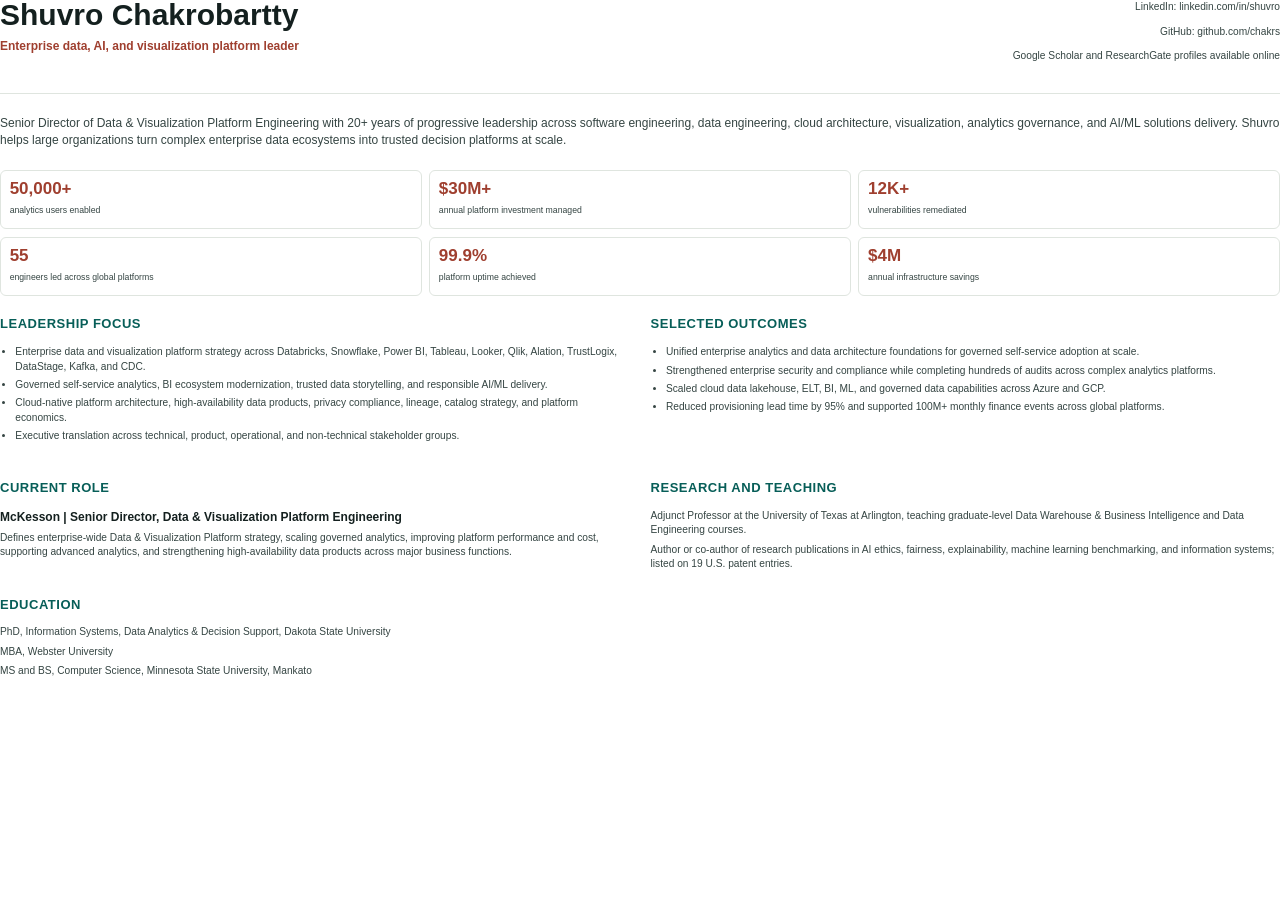
<file: assets/shuvro-chakrobartty-executive-bio.html>
<!doctype html>
<html lang="en">
  <head>
    <meta charset="utf-8">
    <meta name="viewport" content="width=device-width, initial-scale=1">
    <meta
      http-equiv="Content-Security-Policy"
      content="default-src 'self'; base-uri 'self'; object-src 'none'; form-action 'none'; frame-src 'none'; script-src 'none'; img-src 'self' data:; style-src 'self' 'unsafe-inline'; upgrade-insecure-requests"
    >
    <meta name="referrer" content="strict-origin-when-cross-origin">
    <title>Shuvro Chakrobartty Executive Bio</title>
    <style>
      @page {
        size: Letter;
        margin: 0.6in;
      }

      * {
        box-sizing: border-box;
      }

      body {
        margin: 0;
        color: #14201f;
        font-family: Inter, Arial, sans-serif;
        line-height: 1.42;
      }

      h1,
      h2,
      h3,
      p,
      ul {
        margin-top: 0;
      }

      h1 {
        margin-bottom: 0.08in;
        font-size: 30px;
        line-height: 1;
      }

      h2 {
        margin-bottom: 0.12in;
        color: #075e58;
        font-size: 13px;
        letter-spacing: 0.04em;
        text-transform: uppercase;
      }

      h3 {
        margin-bottom: 0.05in;
        font-size: 12px;
      }

      p,
      li {
        color: #354543;
        font-size: 10.2px;
      }

      ul {
        padding-left: 0.16in;
      }

      li + li {
        margin-top: 0.04in;
      }

      .header {
        display: grid;
        grid-template-columns: 1fr auto;
        gap: 0.25in;
        padding-bottom: 0.2in;
        border-bottom: 1px solid #dfe5df;
      }

      .role {
        color: #9f3f2f;
        font-size: 12px;
        font-weight: 700;
      }

      .contact {
        text-align: right;
        font-size: 9.5px;
      }

      .summary {
        margin: 0.22in 0;
        font-size: 12px;
      }

      .grid {
        display: grid;
        grid-template-columns: 1fr 1fr;
        gap: 0.22in;
      }

      .metrics {
        display: grid;
        grid-template-columns: repeat(3, 1fr);
        gap: 0.08in;
        margin: 0.2in 0;
      }

      .metric {
        padding: 0.09in;
        border: 1px solid #dfe5df;
        border-radius: 6px;
      }

      .metric strong {
        display: block;
        color: #9f3f2f;
        font-size: 17px;
        line-height: 1;
      }

      .metric span {
        color: #354543;
        font-size: 8.7px;
      }

      .section {
        margin-top: 0.2in;
      }

      .compact p {
        margin-bottom: 0.05in;
      }
    </style>
  </head>
  <body>
    <section class="header">
      <div>
        <h1>Shuvro Chakrobartty</h1>
        <p class="role">Enterprise data, AI, and visualization platform leader</p>
      </div>
      <div class="contact">
        <p>LinkedIn: linkedin.com/in/shuvro</p>
        <p>GitHub: github.com/chakrs</p>
        <p>Google Scholar and ResearchGate profiles available online</p>
      </div>
    </section>

    <p class="summary">
      Senior Director of Data &amp; Visualization Platform Engineering with 20+
      years of progressive leadership across software engineering, data
      engineering, cloud architecture, visualization, analytics governance, and
      AI/ML solutions delivery. Shuvro helps large organizations turn complex
      enterprise data ecosystems into trusted decision platforms at scale.
    </p>

    <section class="metrics" aria-label="Selected impact metrics">
      <div class="metric"><strong>50,000+</strong><span>analytics users enabled</span></div>
      <div class="metric"><strong>$30M+</strong><span>annual platform investment managed</span></div>
      <div class="metric"><strong>12K+</strong><span>vulnerabilities remediated</span></div>
      <div class="metric"><strong>55</strong><span>engineers led across global platforms</span></div>
      <div class="metric"><strong>99.9%</strong><span>platform uptime achieved</span></div>
      <div class="metric"><strong>$4M</strong><span>annual infrastructure savings</span></div>
    </section>

    <section class="grid">
      <div>
        <h2>Leadership Focus</h2>
        <ul>
          <li>Enterprise data and visualization platform strategy across Databricks, Snowflake, Power BI, Tableau, Looker, Qlik, Alation, TrustLogix, DataStage, Kafka, and CDC.</li>
          <li>Governed self-service analytics, BI ecosystem modernization, trusted data storytelling, and responsible AI/ML delivery.</li>
          <li>Cloud-native platform architecture, high-availability data products, privacy compliance, lineage, catalog strategy, and platform economics.</li>
          <li>Executive translation across technical, product, operational, and non-technical stakeholder groups.</li>
        </ul>
      </div>
      <div>
        <h2>Selected Outcomes</h2>
        <ul>
          <li>Unified enterprise analytics and data architecture foundations for governed self-service adoption at scale.</li>
          <li>Strengthened enterprise security and compliance while completing hundreds of audits across complex analytics platforms.</li>
          <li>Scaled cloud data lakehouse, ELT, BI, ML, and governed data capabilities across Azure and GCP.</li>
          <li>Reduced provisioning lead time by 95% and supported 100M+ monthly finance events across global platforms.</li>
        </ul>
      </div>
    </section>

    <section class="section grid">
      <div class="compact">
        <h2>Current Role</h2>
        <h3>McKesson | Senior Director, Data &amp; Visualization Platform Engineering</h3>
        <p>
          Defines enterprise-wide Data &amp; Visualization Platform strategy,
          scaling governed analytics, improving platform performance and cost,
          supporting advanced analytics, and strengthening high-availability
          data products across major business functions.
        </p>
      </div>
      <div class="compact">
        <h2>Research and Teaching</h2>
        <p>
          Adjunct Professor at the University of Texas at Arlington, teaching
          graduate-level Data Warehouse &amp; Business Intelligence and Data
          Engineering courses.
        </p>
        <p>
          Author or co-author of research publications in AI ethics, fairness,
          explainability, machine learning benchmarking, and information systems;
          listed on 19 U.S. patent entries.
        </p>
      </div>
    </section>

    <section class="section compact">
      <h2>Education</h2>
      <p>PhD, Information Systems, Data Analytics &amp; Decision Support, Dakota State University</p>
      <p>MBA, Webster University</p>
      <p>MS and BS, Computer Science, Minnesota State University, Mankato</p>
    </section>
  </body>
</html>
</file>
<file: styles.css>
:root {
  --ink: #14201f;
  --muted: #536260;
  --paper: #fbfaf7;
  --panel: #ffffff;
  --panel-soft: #fffdf8;
  --line: #dfe5df;
  --charcoal: #101817;
  --teal: #0d7c73;
  --teal-dark: #075e58;
  --amber: #c98324;
  --amber-readable: #8a5208;
  --coral: #9f3f2f;
  --shadow: 0 20px 60px rgba(16, 24, 23, 0.14);
  --shadow-soft: 0 10px 28px rgba(16, 24, 23, 0.04);
  --shadow-panel: 0 14px 34px rgba(16, 24, 23, 0.05);
  --soft-teal: #eaf2ee;
  --warm-panel: #fffdf8;
  --max: 1180px;
  --desktop-max: 1080px;
  --page-gutter: clamp(2rem, 7vw, 6rem);
  --radius: 8px;
  --transition: 0.2s ease;
  --panel-border: 1px solid var(--line);
}

* {
  box-sizing: border-box;
}

html {
  scroll-behavior: smooth;
  scroll-padding-top: 90px;
}

body {
  margin: 0;
  background:
    linear-gradient(180deg, #ffffff 0, var(--paper) 18rem),
    var(--paper);
  color: var(--ink);
  font-family:
    Inter, ui-sans-serif, system-ui, -apple-system, BlinkMacSystemFont, "Segoe UI",
    sans-serif;
  line-height: 1.55;
  overflow-x: hidden;
}

img {
  display: block;
  max-width: 100%;
}

main,
section,
article,
div,
dl,
ul {
  min-width: 0;
}

p,
li,
dt,
dd,
h1,
h2,
h3,
a,
span {
  overflow-wrap: anywhere;
}

a {
  color: inherit;
}

.skip-link {
  position: absolute;
  left: 1rem;
  top: -4rem;
  z-index: 20;
  background: var(--paper);
  color: var(--ink);
  padding: 0.75rem 1rem;
  border-radius: 6px;
  transition: top 0.2s ease;
}

.skip-link:focus {
  top: 1rem;
}

.site-header {
  position: fixed;
  inset: 0 0 auto;
  z-index: 10;
  display: flex;
  align-items: center;
  justify-content: space-between;
  gap: 1rem;
  min-height: 72px;
  padding: 1rem clamp(1rem, 4vw, 3rem);
  color: #f8fbf8;
  transition:
    background var(--transition),
    box-shadow var(--transition),
    color var(--transition);
}

.site-header[data-elevated="true"] {
  background: rgba(251, 250, 247, 0.94);
  color: var(--ink);
  box-shadow: 0 1px 0 rgba(20, 32, 31, 0.08);
  backdrop-filter: blur(16px);
}

.brand {
  display: inline-flex;
  align-items: center;
  gap: 0.75rem;
  font-weight: 720;
  text-decoration: none;
  min-width: 0;
}

.brand-mark {
  display: grid;
  place-items: center;
  width: 42px;
  height: 42px;
  border: 1px solid currentColor;
  border-radius: var(--radius);
  font-size: 0.8rem;
}

.nav {
  display: flex;
  flex-wrap: wrap;
  justify-content: flex-end;
  gap: clamp(0.8rem, 2vw, 1.8rem);
  align-items: center;
  font-size: 0.95rem;
}

.nav a {
  text-decoration: none;
  opacity: 0.86;
}

.nav a:hover,
.nav a:focus-visible {
  opacity: 1;
}

.hero {
  position: relative;
  display: grid;
  align-items: start;
  overflow: hidden;
  background: var(--charcoal);
  color: #ffffff;
}

.hero-image,
.hero-overlay {
  position: absolute;
  inset: 0;
  width: 100%;
  height: 100%;
}

.hero-image {
  object-fit: cover;
  object-position: center;
}

.hero-overlay {
  background:
    linear-gradient(90deg, rgba(8, 14, 13, 0.92) 0%, rgba(8, 14, 13, 0.76) 40%, rgba(8, 14, 13, 0.32) 100%),
    linear-gradient(0deg, rgba(8, 14, 13, 0.78) 0%, rgba(8, 14, 13, 0) 46%);
}

.hero-content {
  position: relative;
  width: min(var(--max), calc(100% - 2rem));
  min-width: 0;
  margin: 0 auto;
  padding: calc(72px + 1rem) 0 2rem 1.5rem;
}

.hero-content::before {
  content: "";
  position: absolute;
  left: 0;
  top: calc(72px + 1rem);
  bottom: 1.5rem;
  width: 2px;
  background: linear-gradient(180deg, var(--amber), rgba(255, 255, 255, 0.08));
}

.eyebrow {
  margin: 0 0 0.65rem;
  color: var(--amber-readable);
  font-size: 0.78rem;
  font-weight: 760;
  text-transform: uppercase;
  letter-spacing: 0;
}

.hero .eyebrow,
.band .eyebrow {
  color: var(--amber);
}

.hero h1 {
  max-width: min(100%, 860px);
  margin: 0;
  font-size: clamp(2.2rem, 4.5vw, 4.5rem);
  font-weight: 560;
  line-height: 1.04;
  letter-spacing: 0;
  overflow-wrap: anywhere;
}

.hero-role {
  max-width: 640px;
  margin: 0.55rem 0 0;
  color: #ffffff;
  font-size: clamp(0.94rem, 1.35vw, 1.12rem);
  font-weight: 650;
  line-height: 1.32;
  overflow-wrap: anywhere;
}

.hero-actions,
.contact-actions {
  display: flex;
  flex-wrap: wrap;
  gap: 0.8rem;
  margin-top: 2rem;
}

.hero-actions {
  margin-top: 0.9rem;
}

.hero-actions .button {
  min-height: 38px;
  padding: 0.52rem 0.78rem;
  font-size: 0.88rem;
}

.button {
  display: inline-flex;
  align-items: center;
  justify-content: center;
  min-height: 48px;
  padding: 0.8rem 1.1rem;
  border-radius: var(--radius);
  font-weight: 740;
  text-decoration: none;
  transition:
    transform var(--transition),
    border-color var(--transition),
    background var(--transition);
}

.button:hover,
.button:focus-visible {
  transform: translateY(-1px);
}

.button:focus-visible,
.nav a:focus-visible {
  outline: 3px solid rgba(13, 124, 115, 0.35);
  outline-offset: 2px;
}

.button-primary {
  background: var(--teal);
  color: #ffffff;
}

.button-primary:hover,
.button-primary:focus-visible {
  background: var(--teal-dark);
}

.button-secondary {
  border: 1px solid currentColor;
  color: inherit;
}

.intro-section,
.section,
.band-content,
.contact-section,
.site-footer {
  width: min(var(--max), calc(100% - var(--page-gutter)));
  margin: 0 auto;
}

@media (min-width: 1100px) {
  .intro-section,
  .section,
  .band-content,
  .contact-section,
  .site-footer {
    width: min(var(--desktop-max), calc(100% - var(--page-gutter)));
  }
}

.intro-section {
  display: grid;
  grid-template-columns: minmax(0, 1.35fr) minmax(280px, 0.65fr);
  gap: clamp(2rem, 6vw, 5rem);
  padding: 5.5rem 0 4.75rem;
}

.intro {
  font-size: clamp(1.18rem, 2vw, 1.55rem);
  line-height: 1.45;
}

.intro p {
  margin: 0;
}

.intro p + p {
  margin-top: 1.4rem;
}

.intro-aside {
  display: grid;
  gap: 1rem;
  align-content: start;
}

.profile-photo {
  width: min(100%, 240px);
  aspect-ratio: 1;
  height: auto;
  object-fit: cover;
  border: 1px solid var(--line);
  border-radius: var(--radius);
  box-shadow: 0 18px 45px rgba(16, 24, 23, 0.12);
}

.quick-facts {
  display: grid;
  gap: 1rem;
  margin: 0;
}

.quick-facts div {
  padding: 1.25rem;
  background: var(--panel);
  border: 1px solid var(--line);
  border-radius: var(--radius);
  box-shadow: var(--shadow-panel);
}

.quick-facts dt {
  color: var(--teal-dark);
  font-size: 1.08rem;
  font-weight: 780;
}

.quick-facts dd {
  margin: 0.25rem 0 0;
  color: var(--muted);
}

.section {
  padding: 5rem 0;
}

.section-heading {
  max-width: 760px;
  margin-bottom: clamp(2rem, 4vw, 3rem);
}

.profile-section {
  border-top: 1px solid var(--line);
  border-bottom: 1px solid var(--line);
}

.profile-copy {
  display: grid;
  grid-template-columns: minmax(0, 1.05fr) minmax(0, 0.95fr);
  gap: 1.1rem clamp(1.5rem, 4vw, 3rem);
}

.profile-copy p {
  margin: 0;
  font-size: 1.02rem;
}

.profile-copy p:first-child {
  color: var(--ink);
  font-size: clamp(1.35rem, 2.4vw, 2rem);
  line-height: 1.28;
}

.profile-copy p:nth-child(2),
.profile-copy p:nth-child(3) {
  padding-top: 0.25rem;
  border-top: 1px solid var(--line);
}

h2 {
  margin: 0;
  font-size: clamp(2rem, 4vw, 3.7rem);
  line-height: 1.04;
  letter-spacing: 0;
}

h3 {
  margin: 0;
  font-size: 1.1rem;
  line-height: 1.25;
}

p {
  color: var(--muted);
}

.feature-grid,
.impact-grid {
  display: grid;
  grid-template-columns: repeat(4, minmax(0, 1fr));
  gap: 1.1rem;
}

.feature-card {
  min-height: 260px;
  padding: 1.4rem;
  display: flex;
  flex-direction: column;
  border: 1px solid var(--line);
  border-radius: var(--radius);
  background: linear-gradient(180deg, var(--panel) 0%, var(--warm-panel) 100%);
  box-shadow: var(--shadow-soft);
}

.feature-card p {
  margin: auto 0 0;
}

.card-index {
  color: var(--coral);
  font-weight: 780;
  margin-bottom: 2.4rem;
}

.impact-section {
  border-top: 1px solid var(--line);
}

.impact-grid {
  grid-template-columns: repeat(3, minmax(0, 1fr));
}

.impact-card {
  position: relative;
  min-height: 230px;
  display: flex;
  flex-direction: column;
  padding: 1.4rem;
  background: var(--panel);
  border: 1px solid var(--line);
  border-radius: var(--radius);
  box-shadow: 0 10px 28px rgba(16, 24, 23, 0.05);
  overflow: hidden;
}

.impact-card::after {
  content: "";
  position: absolute;
  inset: 0 auto 0 0;
  width: 4px;
  background: linear-gradient(180deg, var(--teal), var(--amber));
}

.impact-card::before {
  content: attr(data-impact);
  align-self: flex-start;
  margin-bottom: 1.6rem;
  padding: 0.28rem 0.5rem;
  color: var(--teal-dark);
  background: var(--soft-teal);
  border: 1px solid #d7e5de;
  border-radius: 999px;
  font-size: 0.72rem;
  font-weight: 780;
  text-transform: uppercase;
}

.impact-card span {
  color: var(--coral);
  font-size: clamp(2.1rem, 4vw, 3.35rem);
  font-weight: 780;
  line-height: 0.95;
}

.impact-card h3 {
  margin-top: 1.2rem;
}

.impact-card p {
  margin: auto 0 0;
}

.impact-stories {
  display: grid;
  grid-template-columns: repeat(3, minmax(0, 1fr));
  gap: 1.1rem;
  margin-top: 1.5rem;
}

.impact-stories article {
  padding: 1.4rem;
  background: linear-gradient(180deg, var(--panel) 0%, var(--warm-panel) 100%);
  border: 1px solid var(--line);
  border-radius: var(--radius);
  box-shadow: var(--shadow-panel);
}

.impact-stories span {
  display: block;
  margin-bottom: 1.4rem;
  color: var(--coral);
  font-size: 0.72rem;
  font-weight: 780;
  text-transform: uppercase;
}

.impact-stories h3 {
  margin-bottom: 0.85rem;
  font-size: clamp(1.18rem, 2vw, 1.45rem);
  line-height: 1.18;
}

.impact-stories dl {
  margin: 0;
}

.impact-stories div {
  padding: 0.85rem 0;
  border-top: 1px solid var(--line);
}

.impact-stories dt {
  color: var(--teal-dark);
  font-size: 0.74rem;
  font-weight: 780;
  text-transform: uppercase;
}

.impact-stories dd {
  margin: 0.25rem 0 0;
  color: var(--muted);
}

.tech-strip {
  display: flex;
  flex-wrap: wrap;
  gap: 0.6rem;
  margin-top: 1.75rem;
  padding: 1.25rem;
  background: rgba(255, 255, 255, 0.52);
  border: 1px solid var(--line);
  border-radius: var(--radius);
}

.tech-strip span {
  padding: 0.45rem 0.65rem;
  color: var(--ink);
  background: rgba(255, 255, 255, 0.74);
  border: 1px solid var(--line);
  border-radius: 999px;
  font-size: 0.86rem;
  font-weight: 700;
}

.research-section {
  border-top: 1px solid var(--line);
}

.research-grid {
  display: grid;
  gap: 1rem;
}

.research-card {
  min-height: 190px;
  display: flex;
  flex-direction: column;
  padding: 1.4rem;
  color: inherit;
  background: var(--panel);
  border: 1px solid var(--line);
  border-radius: var(--radius);
}

.research-card[open] {
  box-shadow: var(--shadow-panel);
}

.research-card:not([open]) {
  min-height: 0;
}

.research-card-wide {
  grid-column: 1 / -1;
}

.research-service-panel {
  display: grid;
  grid-template-columns: repeat(3, minmax(0, 1fr));
  gap: clamp(1.5rem, 4vw, 3rem);
  margin-top: 1.25rem;
  padding-top: 1.5rem;
  border-top: 1px solid var(--line);
}

.research-service-panel article + article {
  border-left: 1px solid var(--line);
  padding-left: clamp(1.5rem, 4vw, 3rem);
}

.research-service-panel h3 {
  color: var(--ink);
  margin-bottom: 0.6rem;
}

.research-service-panel p {
  margin: 0;
}

.research-card h3 {
  color: var(--ink);
  margin-bottom: 0.85rem;
}

.research-card summary {
  display: flex;
  align-items: center;
  justify-content: space-between;
  gap: 1rem;
  cursor: pointer;
  list-style: none;
}

.research-card summary::-webkit-details-marker {
  display: none;
}

.research-card summary::after {
  content: "+";
  display: grid;
  place-items: center;
  flex: 0 0 auto;
  width: 30px;
  height: 30px;
  color: var(--teal-dark);
  border: 1px solid var(--line);
  border-radius: 999px;
  font-size: 1.2rem;
  line-height: 1;
}

.research-card[open] summary::after {
  content: "-";
}

.research-card summary span {
  color: var(--ink);
  font-size: 1.1rem;
  font-weight: 780;
}

.research-card summary small {
  margin-left: auto;
  color: var(--muted);
  font-size: 0.86rem;
}

.research-card p,
.research-card li {
  color: var(--muted);
}

.research-card p {
  margin: 0;
}

.research-card ul {
  display: grid;
  gap: 0.55rem;
  margin: 1rem 0 0;
  padding-left: 1.1rem;
}

.research-card strong {
  color: var(--teal-dark);
}

.band {
  background:
    linear-gradient(135deg, rgba(13, 124, 115, 0.22), rgba(201, 131, 36, 0.12)),
    var(--charcoal);
  color: #ffffff;
  margin: 4rem 0;
}

.band-content {
  display: grid;
  grid-template-columns: minmax(280px, 0.9fr) minmax(0, 1.1fr);
  gap: clamp(2rem, 6vw, 5rem);
  padding: 5rem 0;
}

.band h2,
.band h3 {
  color: #ffffff;
}

.band p {
  color: rgba(255, 255, 255, 0.72);
}

.strength-list {
  display: grid;
  gap: 1.25rem;
}

.strength-list div {
  padding-bottom: 1.25rem;
  border-bottom: 1px solid rgba(255, 255, 255, 0.18);
}

.strength-list p,
.principles p {
  margin-bottom: 0;
}

.split {
  display: grid;
  grid-template-columns: minmax(280px, 0.8fr) minmax(0, 1.2fr);
  gap: clamp(2rem, 6vw, 5rem);
}

.experience-section {
  border-bottom: 1px solid var(--line);
}

.experience-grid {
  position: relative;
  display: grid;
  gap: 1.1rem;
  padding-left: 1.75rem;
}

.experience-grid::before {
  content: "";
  position: absolute;
  left: 0.35rem;
  top: 0.4rem;
  bottom: 0.4rem;
  width: 1px;
  background: var(--line);
}

.experience-grid article {
  position: relative;
  padding: 1.25rem 1.35rem;
  background: var(--panel);
  border: 1px solid var(--line);
  border-radius: var(--radius);
  box-shadow: var(--shadow-soft);
}

.experience-grid article::before {
  content: "";
  position: absolute;
  left: -1.65rem;
  top: 1.45rem;
  width: 11px;
  height: 11px;
  background: var(--paper);
  border: 3px solid var(--teal);
  border-radius: 999px;
}

.experience-current,
.experience-mckesson {
  border-color: rgba(13, 124, 115, 0.32);
}

.experience-current {
  background: linear-gradient(180deg, #ffffff 0%, #f1f7f4 100%);
}

.experience-current::after,
.experience-mckesson::after {
  content: "McKesson";
  position: absolute;
  right: 1rem;
  top: 1rem;
  color: var(--teal-dark);
  font-size: 0.72rem;
  font-weight: 780;
  text-transform: uppercase;
}

.experience-grid span {
  color: var(--coral);
  font-size: 0.86rem;
  font-weight: 780;
  text-transform: uppercase;
}

.experience-grid h3 {
  margin: 0.75rem 0 0.65rem;
}

.experience-grid ul {
  display: grid;
  gap: 0.45rem;
  margin: 0;
  padding-left: 1.05rem;
}

.experience-grid li {
  color: var(--muted);
}

.credential-strip {
  display: grid;
  grid-template-columns: repeat(3, minmax(0, 1fr));
  gap: 1rem;
  margin-top: 2rem;
}

.credential-strip div {
  padding: 1.25rem;
  background: var(--panel);
  border: 1px solid var(--line);
  border-radius: var(--radius);
}

.credential-strip span {
  color: var(--teal-dark);
  font-weight: 780;
}

.credential-strip p {
  margin: 0.35rem 0 0;
}

.principles {
  display: grid;
  gap: 1rem;
}

.principles article {
  padding: 1.5rem 0;
  border-top: 1px solid var(--line);
}

.advisory-section {
  border-top: 1px solid var(--line);
}

.advisory-grid {
  display: grid;
  grid-template-columns: repeat(4, minmax(0, 1fr));
  gap: 1.1rem;
}

.advisory-grid article {
  min-height: 250px;
  display: flex;
  flex-direction: column;
  padding: 1.4rem;
  background: linear-gradient(180deg, var(--panel) 0%, var(--warm-panel) 100%);
  border: 1px solid var(--line);
  border-radius: var(--radius);
  box-shadow: var(--shadow-soft);
}

.advisory-grid span {
  margin-bottom: 2rem;
  color: var(--coral);
  font-size: 0.72rem;
  font-weight: 780;
  text-transform: uppercase;
}

.advisory-grid h3 {
  margin-bottom: 0.75rem;
}

.advisory-grid p {
  margin: auto 0 0;
}

.advisory-cta {
  display: grid;
  grid-template-columns: minmax(0, 1fr) auto;
  align-items: center;
  gap: 1.5rem;
  margin-top: 1.25rem;
  padding: 1.4rem;
  background:
    linear-gradient(135deg, rgba(13, 124, 115, 0.12), rgba(201, 131, 36, 0.1)),
    var(--panel);
  border: 1px solid var(--line);
  border-radius: var(--radius);
}

.advisory-cta h3 {
  margin: 0 0 0.45rem;
}

.advisory-cta p {
  max-width: 820px;
  margin: 0;
  color: var(--muted);
}

.insights-section {
  border-bottom: 1px solid var(--line);
}

.insights-grid {
  display: grid;
  grid-template-columns: repeat(3, minmax(0, 1fr));
  gap: 1rem;
}

.insights-grid article {
  display: flex;
  min-height: 330px;
  flex-direction: column;
  padding: 1.35rem;
  background:
    linear-gradient(180deg, rgba(234, 242, 238, 0.72) 0%, rgba(255, 255, 255, 0.9) 100%),
    var(--panel);
  border: 1px solid var(--line);
  border-radius: var(--radius);
  box-shadow: var(--shadow-panel);
}

.insights-grid span {
  color: var(--coral);
  font-size: 0.76rem;
  font-weight: 780;
  text-transform: uppercase;
}

.insights-grid h3 {
  margin: 1.1rem 0 0.75rem;
  color: var(--ink);
  font-size: clamp(1.25rem, 2vw, 1.55rem);
  line-height: 1.18;
}

.insights-grid p {
  margin: 0;
  color: var(--muted);
}

.insights-grid a {
  display: inline-flex;
  align-items: center;
  width: fit-content;
  margin-top: auto;
  padding-top: 1.35rem;
  color: var(--teal-dark);
  font-weight: 760;
  text-decoration: none;
}

.insights-grid a::after {
  content: "->";
  margin-left: 0.45rem;
}

.insights-grid a:hover,
.insights-grid a:focus-visible {
  text-decoration: underline;
}

.contact-section {
  display: grid;
  grid-template-columns: minmax(420px, 1fr) minmax(280px, 520px);
  align-items: center;
  gap: 2rem;
  margin-top: 3rem;
  margin-bottom: 3rem;
  padding: clamp(2rem, 5vw, 3rem);
  background:
    linear-gradient(135deg, rgba(255, 255, 255, 0.68), rgba(234, 242, 238, 0.85)),
    var(--soft-teal);
  border: 1px solid #d7e5de;
  border-radius: var(--radius);
}

.contact-section h2 {
  max-width: 680px;
  font-size: clamp(1.8rem, 3vw, 3rem);
}

.contact-section .contact-actions {
  max-width: 520px;
}

.site-footer {
  padding: 2rem 0 3rem;
  color: var(--muted);
  font-size: 0.92rem;
}

.site-footer p {
  margin: 0;
}

@media (prefers-reduced-motion: reduce) {
  html {
    scroll-behavior: auto;
  }

  *,
  *::before,
  *::after {
    transition-duration: 0.01ms !important;
    animation-duration: 0.01ms !important;
    animation-iteration-count: 1 !important;
  }
}

@media (max-width: 900px) {
  .site-header {
    align-items: center;
    flex-wrap: wrap;
    min-height: 72px;
  }

  .hero-content {
    padding: calc(110px + 1rem) 0 2rem 1.5rem;
  }

  .hero-content::before {
    top: calc(110px + 1rem);
  }

  .nav {
    flex-basis: 100%;
    flex-wrap: nowrap;
    justify-content: flex-start;
    gap: 0.5rem;
    overflow-x: auto;
    padding-top: 0.75rem;
    scrollbar-width: none;
  }

  .nav::-webkit-scrollbar {
    display: none;
  }

  .nav a {
    display: flex;
    align-items: center;
    flex: 0 0 auto;
    min-height: 34px;
    padding: 0.4rem 0.62rem;
    background: rgba(8, 14, 13, 0.48);
    border: 1px solid rgba(255, 255, 255, 0.22);
    border-radius: var(--radius);
    font-size: 0.84rem;
    font-weight: 700;
  }

  .site-header[data-elevated="true"] .nav a {
    background: rgba(255, 255, 255, 0.68);
    border-color: var(--line);
  }

  .hero {
    min-height: 100svh;
  }

  .hero-overlay {
    background:
      linear-gradient(90deg, rgba(8, 14, 13, 0.9) 0%, rgba(8, 14, 13, 0.72) 100%),
      linear-gradient(0deg, rgba(8, 14, 13, 0.74) 0%, rgba(8, 14, 13, 0) 50%);
  }

  .intro-section,
  .band-content,
  .profile-copy,
  .split,
  .contact-section {
    grid-template-columns: 1fr;
  }

  .feature-grid {
    grid-template-columns: repeat(2, minmax(0, 1fr));
  }

  .impact-grid {
    grid-template-columns: repeat(2, minmax(0, 1fr));
  }

  .advisory-grid {
    grid-template-columns: repeat(2, minmax(0, 1fr));
  }

  .insights-grid {
    grid-template-columns: 1fr;
  }

  .insights-grid article {
    min-height: 0;
  }

  .impact-stories {
    grid-template-columns: 1fr;
  }

  .credential-strip {
    grid-template-columns: 1fr;
  }

  .experience-grid {
    padding-left: 1.25rem;
  }

  .experience-grid article::before {
    left: -1.15rem;
  }

  .research-service-panel {
    grid-template-columns: 1fr;
    gap: 1.25rem;
  }

  .research-service-panel article + article {
    border-left: 0;
    border-top: 1px solid var(--line);
    padding-top: 1.25rem;
    padding-left: 0;
  }

  .contact-section {
    align-items: start;
  }

  .advisory-cta {
    grid-template-columns: 1fr;
  }

  .advisory-cta .button {
    width: fit-content;
  }
}

@media (max-width: 620px) {
  .site-header {
    padding: 0.65rem 0.75rem;
  }

  html {
    scroll-padding-top: 140px;
  }

  .brand {
    font-size: 0.9rem;
  }

  .brand-mark {
    width: 34px;
    height: 34px;
  }

  .hero-content {
    width: min(var(--max), calc(100% - 1.25rem));
    padding: 7rem 0 1.55rem 1rem;
  }

  .hero-content::before {
    top: 7rem;
    bottom: 1.2rem;
  }

  .hero h1 {
    font-size: clamp(1.6rem, 6vw, 2.5rem);
    line-height: 1.12;
  }

  .hero-role {
    font-size: clamp(0.94rem, 3.65vw, 1.05rem);
    line-height: 1.34;
  }

  .hero-actions {
    gap: 0.45rem;
    margin-top: 0.65rem;
  }

  .hero-actions .button {
    width: auto;
    min-height: 34px;
    padding: 0.42rem 0.55rem;
    font-size: 0.76rem;
  }

  .hero-actions .button-secondary[href*="linkedin"] {
    display: none;
  }

  .nav {
    gap: 0.35rem;
  }

  .nav a {
    min-height: 32px;
    padding: 0.32rem 0.45rem;
    font-size: 0.78rem;
  }

  .profile-photo {
    width: 176px;
  }

  .intro-section,
  .section {
    padding: 3.25rem 0;
  }

  .feature-grid {
    grid-template-columns: 1fr;
  }

  .impact-grid {
    grid-template-columns: 1fr;
  }

  .impact-card {
    min-height: 0;
  }

  .impact-card::before {
    margin-bottom: 1rem;
  }

  .impact-card span {
    font-size: clamp(1.95rem, 11vw, 2.8rem);
  }

  .advisory-grid {
    grid-template-columns: 1fr;
  }

  .feature-card {
    min-height: 230px;
  }

  .advisory-grid article {
    min-height: 0;
  }

  .insights-grid h3 {
    font-size: 1.22rem;
  }

  .advisory-grid span {
    margin-bottom: 1.1rem;
  }

  .advisory-cta .button {
    width: 100%;
  }

  .band {
    margin: 2rem 0;
  }

  .band-content {
    padding: 3.5rem 0;
  }

  .button {
    width: 100%;
  }
}
</file>
